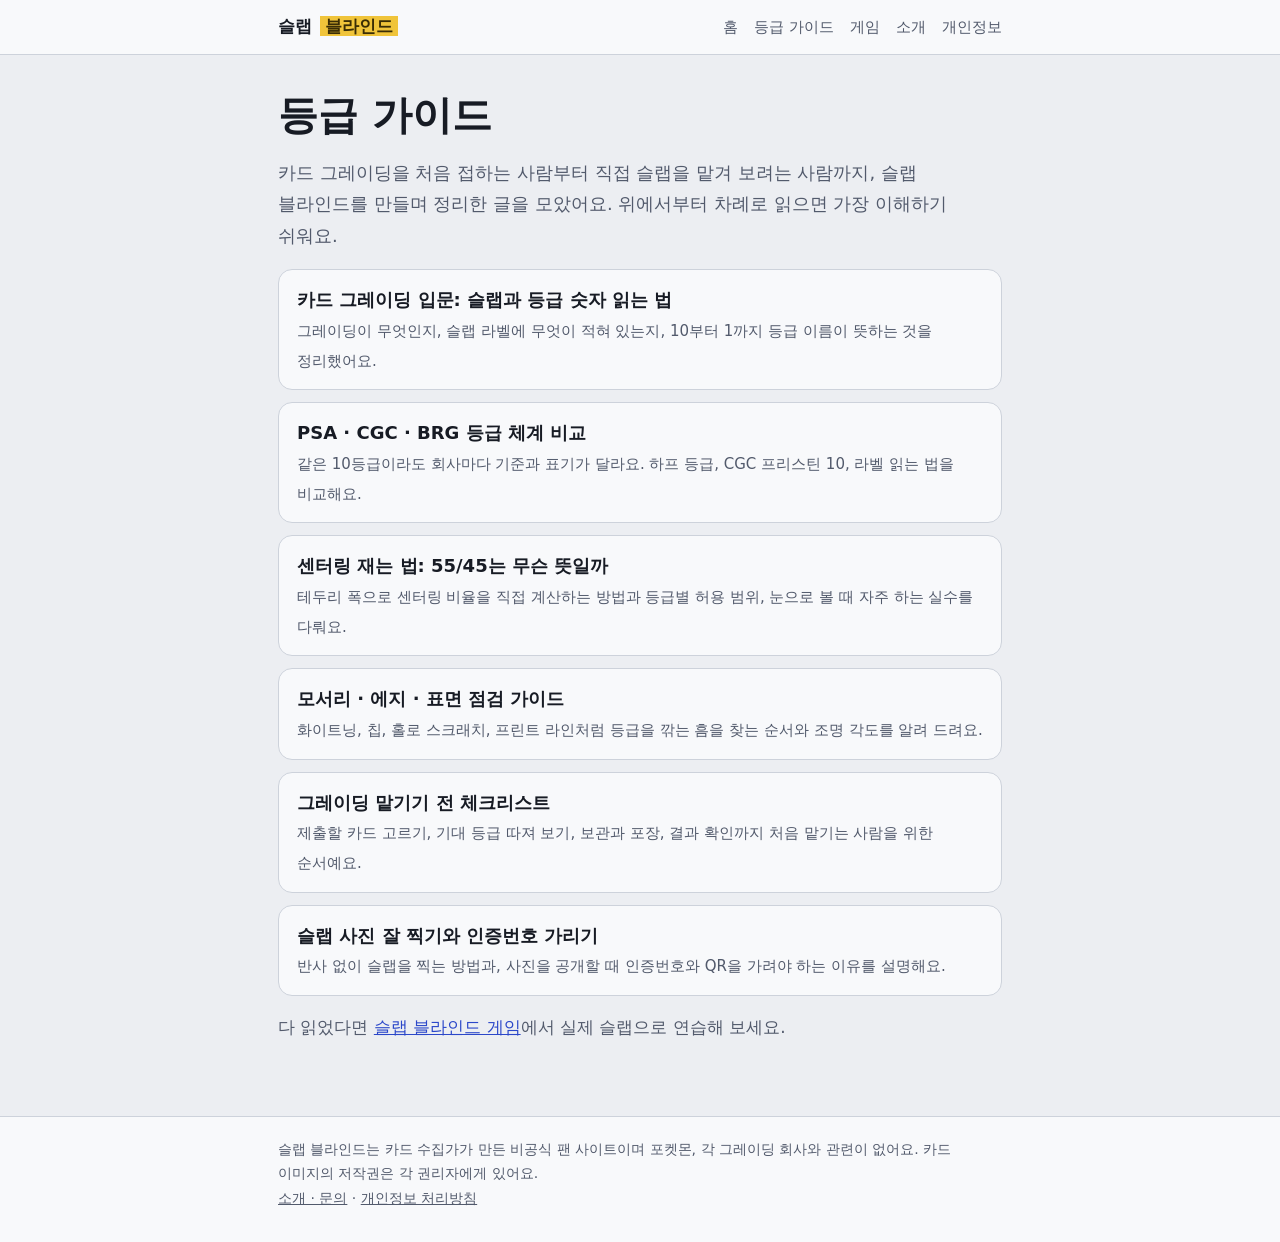
<file: guide/index.html>
<!doctype html>
<html lang="ko">
<head>
<meta charset="utf-8">
<meta name="viewport" content="width=device-width,initial-scale=1">
<script async src="https://pagead2.googlesyndication.com/pagead/js/adsbygoogle.js?client=ca-pub-1306271139892045"
     crossorigin="anonymous"></script>
<title>등급 가이드 · 슬랩 블라인드</title>
<meta name="description" content="카드 그레이딩 기초, PSA·CGC·BRG 비교, 센터링 계산법, 상태 점검법, 제출 체크리스트를 모은 가이드.">
<link rel="canonical" href="https://challengeletgo.github.io/guide/">
<meta property="og:title" content="등급 가이드 · 슬랩 블라인드">
<meta property="og:description" content="카드 그레이딩 기초, PSA·CGC·BRG 비교, 센터링 계산법, 상태 점검법, 제출 체크리스트를 모은 가이드.">
<meta property="og:image" content="https://challengeletgo.github.io/slab-blind/slab-blind/og.jpg">
<link rel="stylesheet" href="/style.css">
</head>
<body>
<header class="top"><div class="in"><a class="logo" href="/">슬랩 <span>블라인드</span></a><nav><a href="/">홈</a><a href="/guide/">등급 가이드</a><a href="/slab-blind/">게임</a><a href="/about.html">소개</a><a href="/privacy.html">개인정보</a></nav></div></header>
<main>
<h1>등급 가이드</h1>
<p class="lead">카드 그레이딩을 처음 접하는 사람부터 직접 슬랩을 맡겨 보려는 사람까지, 슬랩 블라인드를 만들며 정리한 글을 모았어요. 위에서부터 차례로 읽으면 가장 이해하기 쉬워요.</p>
<ul class="cards"><li><a href="/guide/grading-basics.html"><b>카드 그레이딩 입문: 슬랩과 등급 숫자 읽는 법</b><span>그레이딩이 무엇인지, 슬랩 라벨에 무엇이 적혀 있는지, 10부터 1까지 등급 이름이 뜻하는 것을 정리했어요.</span></a></li><li><a href="/guide/psa-cgc-brg.html"><b>PSA · CGC · BRG 등급 체계 비교</b><span>같은 10등급이라도 회사마다 기준과 표기가 달라요. 하프 등급, CGC 프리스틴 10, 라벨 읽는 법을 비교해요.</span></a></li><li><a href="/guide/centering.html"><b>센터링 재는 법: 55/45는 무슨 뜻일까</b><span>테두리 폭으로 센터링 비율을 직접 계산하는 방법과 등급별 허용 범위, 눈으로 볼 때 자주 하는 실수를 다뤄요.</span></a></li><li><a href="/guide/corners-edges-surface.html"><b>모서리 · 에지 · 표면 점검 가이드</b><span>화이트닝, 칩, 홀로 스크래치, 프린트 라인처럼 등급을 깎는 흠을 찾는 순서와 조명 각도를 알려 드려요.</span></a></li><li><a href="/guide/before-submitting.html"><b>그레이딩 맡기기 전 체크리스트</b><span>제출할 카드 고르기, 기대 등급 따져 보기, 보관과 포장, 결과 확인까지 처음 맡기는 사람을 위한 순서예요.</span></a></li><li><a href="/guide/slab-photo.html"><b>슬랩 사진 잘 찍기와 인증번호 가리기</b><span>반사 없이 슬랩을 찍는 방법과, 사진을 공개할 때 인증번호와 QR을 가려야 하는 이유를 설명해요.</span></a></li></ul>
<p>다 읽었다면 <a href="/slab-blind/">슬랩 블라인드 게임</a>에서 실제 슬랩으로 연습해 보세요.</p>
</main>
<footer><div class="in">
슬랩 블라인드는 카드 수집가가 만든 비공식 팬 사이트이며 포켓몬, 각 그레이딩 회사와 관련이 없어요. 카드 이미지의 저작권은 각 권리자에게 있어요.<br>
<a href="/about.html">소개 · 문의</a> · <a href="/privacy.html">개인정보 처리방침</a>
</div></footer>
</body>
</html>
</file>
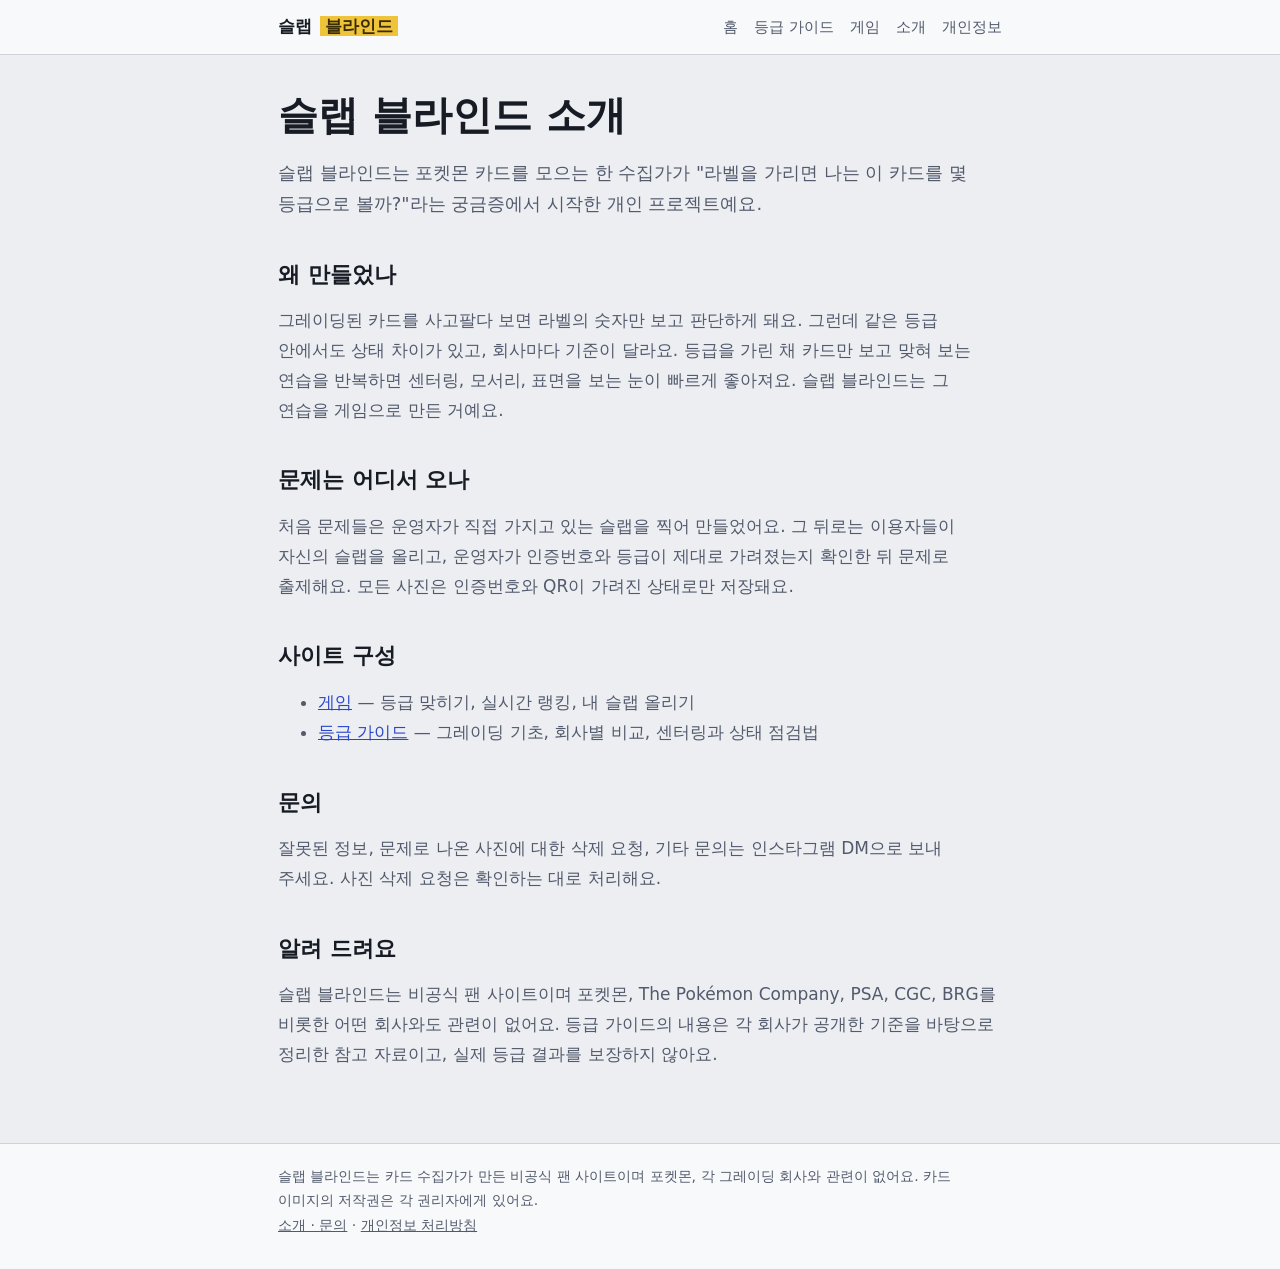
<file: about.html>
<!doctype html>
<html lang="ko">
<head>
<meta charset="utf-8">
<meta name="viewport" content="width=device-width,initial-scale=1">
<script async src="https://pagead2.googlesyndication.com/pagead/js/adsbygoogle.js?client=ca-pub-1306271139892045"
     crossorigin="anonymous"></script>
<title>소개 · 슬랩 블라인드</title>
<meta name="description" content="슬랩 블라인드를 만든 이유와 문제 출제 방식, 문의 방법.">
<link rel="canonical" href="https://challengeletgo.github.io/about.html">
<meta property="og:title" content="소개 · 슬랩 블라인드">
<meta property="og:description" content="슬랩 블라인드를 만든 이유와 문제 출제 방식, 문의 방법.">
<meta property="og:image" content="https://challengeletgo.github.io/slab-blind/slab-blind/og.jpg">
<link rel="stylesheet" href="/style.css">
</head>
<body>
<header class="top"><div class="in"><a class="logo" href="/">슬랩 <span>블라인드</span></a><nav><a href="/">홈</a><a href="/guide/">등급 가이드</a><a href="/slab-blind/">게임</a><a href="/about.html">소개</a><a href="/privacy.html">개인정보</a></nav></div></header>
<main>
<h1>슬랩 블라인드 소개</h1>
<p class="lead">슬랩 블라인드는 포켓몬 카드를 모으는 한 수집가가 "라벨을 가리면 나는 이 카드를 몇 등급으로 볼까?"라는 궁금증에서 시작한 개인 프로젝트예요.</p>

<h2>왜 만들었나</h2>
<p>그레이딩된 카드를 사고팔다 보면 라벨의 숫자만 보고 판단하게 돼요. 그런데 같은 등급 안에서도 상태 차이가 있고, 회사마다 기준이 달라요. 등급을 가린 채 카드만 보고 맞혀 보는 연습을 반복하면 센터링, 모서리, 표면을 보는 눈이 빠르게 좋아져요. 슬랩 블라인드는 그 연습을 게임으로 만든 거예요.</p>

<h2>문제는 어디서 오나</h2>
<p>처음 문제들은 운영자가 직접 가지고 있는 슬랩을 찍어 만들었어요. 그 뒤로는 이용자들이 자신의 슬랩을 올리고, 운영자가 인증번호와 등급이 제대로 가려졌는지 확인한 뒤 문제로 출제해요. 모든 사진은 인증번호와 QR이 가려진 상태로만 저장돼요.</p>

<h2>사이트 구성</h2>
<ul>
<li><a href="/slab-blind/">게임</a> — 등급 맞히기, 실시간 랭킹, 내 슬랩 올리기</li>
<li><a href="/guide/">등급 가이드</a> — 그레이딩 기초, 회사별 비교, 센터링과 상태 점검법</li>
</ul>

<h2>문의</h2>
<p>잘못된 정보, 문제로 나온 사진에 대한 삭제 요청, 기타 문의는 인스타그램 DM으로 보내 주세요. 사진 삭제 요청은 확인하는 대로 처리해요.</p>

<h2>알려 드려요</h2>
<p>슬랩 블라인드는 비공식 팬 사이트이며 포켓몬, The Pokémon Company, PSA, CGC, BRG를 비롯한 어떤 회사와도 관련이 없어요. 등급 가이드의 내용은 각 회사가 공개한 기준을 바탕으로 정리한 참고 자료이고, 실제 등급 결과를 보장하지 않아요.</p>
</main>
<footer><div class="in">
슬랩 블라인드는 카드 수집가가 만든 비공식 팬 사이트이며 포켓몬, 각 그레이딩 회사와 관련이 없어요. 카드 이미지의 저작권은 각 권리자에게 있어요.<br>
<a href="/about.html">소개 · 문의</a> · <a href="/privacy.html">개인정보 처리방침</a>
</div></footer>
</body>
</html>
</file>
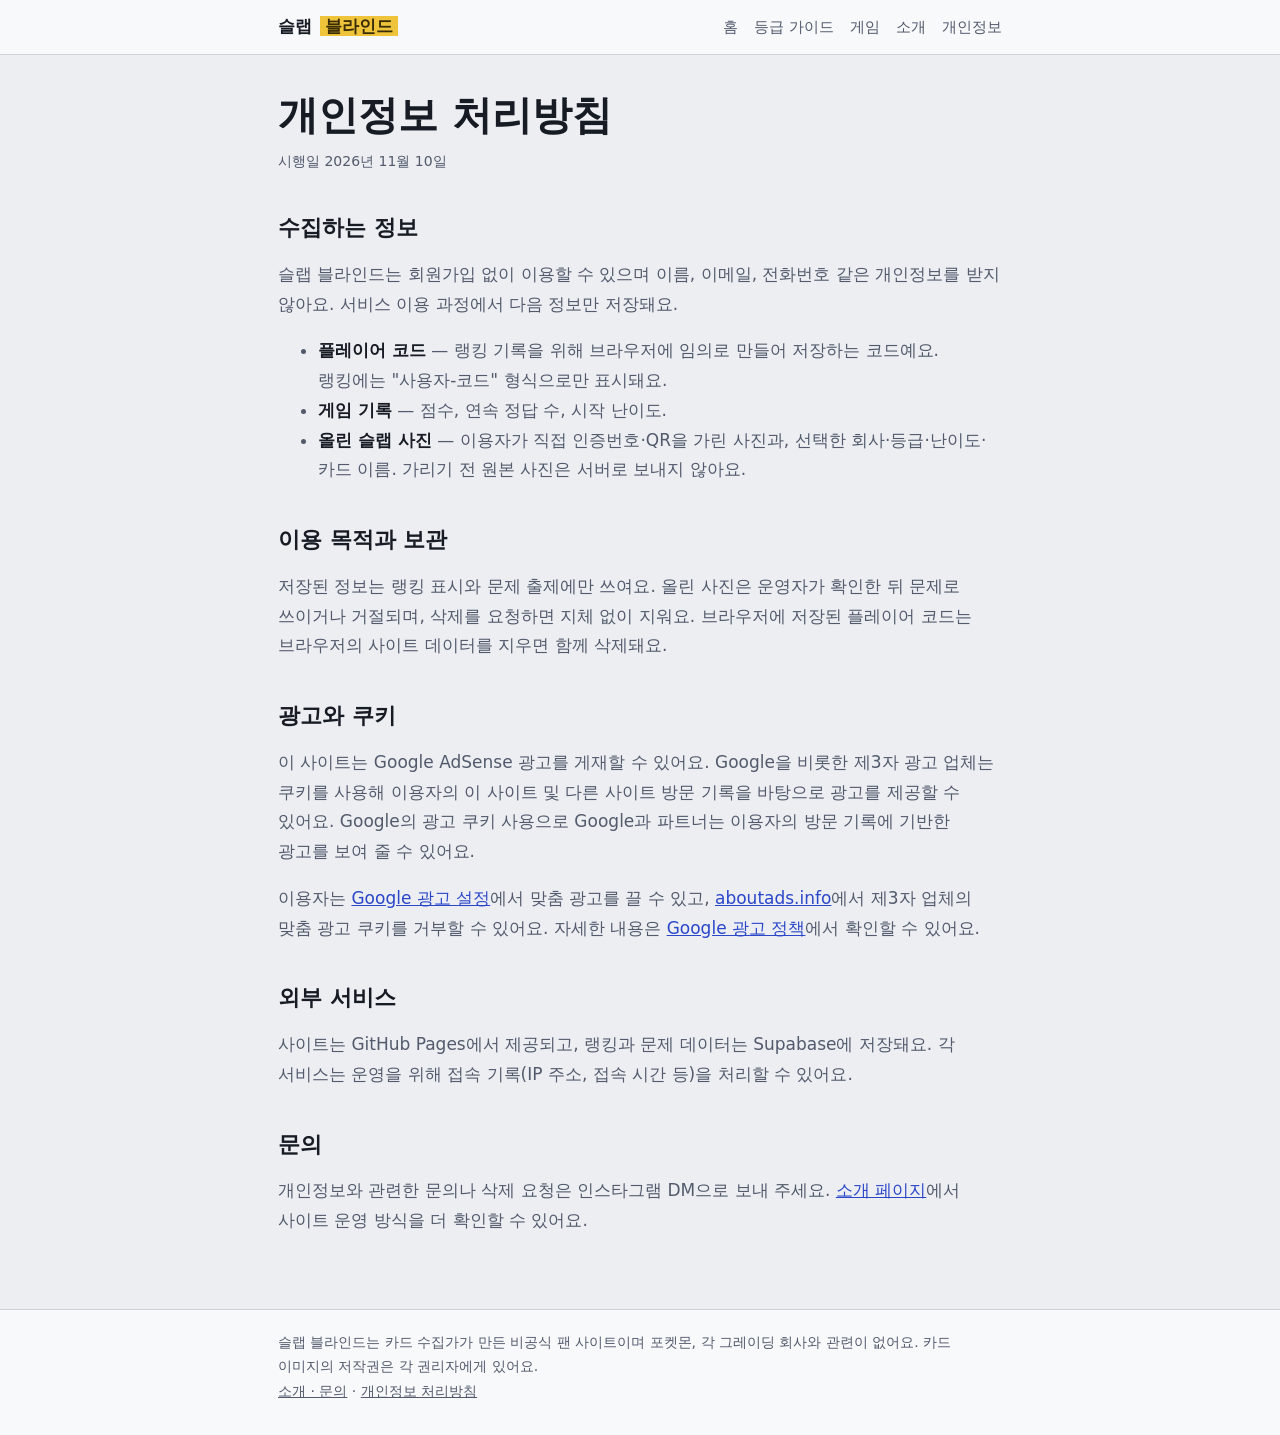
<file: privacy.html>
<!doctype html>
<html lang="ko">
<head>
<meta charset="utf-8">
<meta name="viewport" content="width=device-width,initial-scale=1">
<script async src="https://pagead2.googlesyndication.com/pagead/js/adsbygoogle.js?client=ca-pub-1306271139892045"
     crossorigin="anonymous"></script>
<title>개인정보 처리방침 · 슬랩 블라인드</title>
<meta name="description" content="슬랩 블라인드가 저장하는 정보와 광고 쿠키에 대한 안내.">
<link rel="canonical" href="https://challengeletgo.github.io/privacy.html">
<meta property="og:title" content="개인정보 처리방침 · 슬랩 블라인드">
<meta property="og:description" content="슬랩 블라인드가 저장하는 정보와 광고 쿠키에 대한 안내.">
<meta property="og:image" content="https://challengeletgo.github.io/slab-blind/slab-blind/og.jpg">
<link rel="stylesheet" href="/style.css">
</head>
<body>
<header class="top"><div class="in"><a class="logo" href="/">슬랩 <span>블라인드</span></a><nav><a href="/">홈</a><a href="/guide/">등급 가이드</a><a href="/slab-blind/">게임</a><a href="/about.html">소개</a><a href="/privacy.html">개인정보</a></nav></div></header>
<main>
<h1>개인정보 처리방침</h1>
<p class="meta">시행일 2026년 11월 10일</p>

<h2>수집하는 정보</h2>
<p>슬랩 블라인드는 회원가입 없이 이용할 수 있으며 이름, 이메일, 전화번호 같은 개인정보를 받지 않아요. 서비스 이용 과정에서 다음 정보만 저장돼요.</p>
<ul>
<li><strong>플레이어 코드</strong> — 랭킹 기록을 위해 브라우저에 임의로 만들어 저장하는 코드예요. 랭킹에는 "사용자-코드" 형식으로만 표시돼요.</li>
<li><strong>게임 기록</strong> — 점수, 연속 정답 수, 시작 난이도.</li>
<li><strong>올린 슬랩 사진</strong> — 이용자가 직접 인증번호·QR을 가린 사진과, 선택한 회사·등급·난이도·카드 이름. 가리기 전 원본 사진은 서버로 보내지 않아요.</li>
</ul>

<h2>이용 목적과 보관</h2>
<p>저장된 정보는 랭킹 표시와 문제 출제에만 쓰여요. 올린 사진은 운영자가 확인한 뒤 문제로 쓰이거나 거절되며, 삭제를 요청하면 지체 없이 지워요. 브라우저에 저장된 플레이어 코드는 브라우저의 사이트 데이터를 지우면 함께 삭제돼요.</p>

<h2>광고와 쿠키</h2>
<p>이 사이트는 Google AdSense 광고를 게재할 수 있어요. Google을 비롯한 제3자 광고 업체는 쿠키를 사용해 이용자의 이 사이트 및 다른 사이트 방문 기록을 바탕으로 광고를 제공할 수 있어요. Google의 광고 쿠키 사용으로 Google과 파트너는 이용자의 방문 기록에 기반한 광고를 보여 줄 수 있어요.</p>
<p>이용자는 <a href="https://adssettings.google.com" rel="noopener">Google 광고 설정</a>에서 맞춤 광고를 끌 수 있고, <a href="https://www.aboutads.info" rel="noopener">aboutads.info</a>에서 제3자 업체의 맞춤 광고 쿠키를 거부할 수 있어요. 자세한 내용은 <a href="https://policies.google.com/technologies/ads?hl=ko" rel="noopener">Google 광고 정책</a>에서 확인할 수 있어요.</p>

<h2>외부 서비스</h2>
<p>사이트는 GitHub Pages에서 제공되고, 랭킹과 문제 데이터는 Supabase에 저장돼요. 각 서비스는 운영을 위해 접속 기록(IP 주소, 접속 시간 등)을 처리할 수 있어요.</p>

<h2>문의</h2>
<p>개인정보와 관련한 문의나 삭제 요청은 인스타그램 DM으로 보내 주세요. <a href="/about.html">소개 페이지</a>에서 사이트 운영 방식을 더 확인할 수 있어요.</p>
</main>
<footer><div class="in">
슬랩 블라인드는 카드 수집가가 만든 비공식 팬 사이트이며 포켓몬, 각 그레이딩 회사와 관련이 없어요. 카드 이미지의 저작권은 각 권리자에게 있어요.<br>
<a href="/about.html">소개 · 문의</a> · <a href="/privacy.html">개인정보 처리방침</a>
</div></footer>
</body>
</html>
</file>
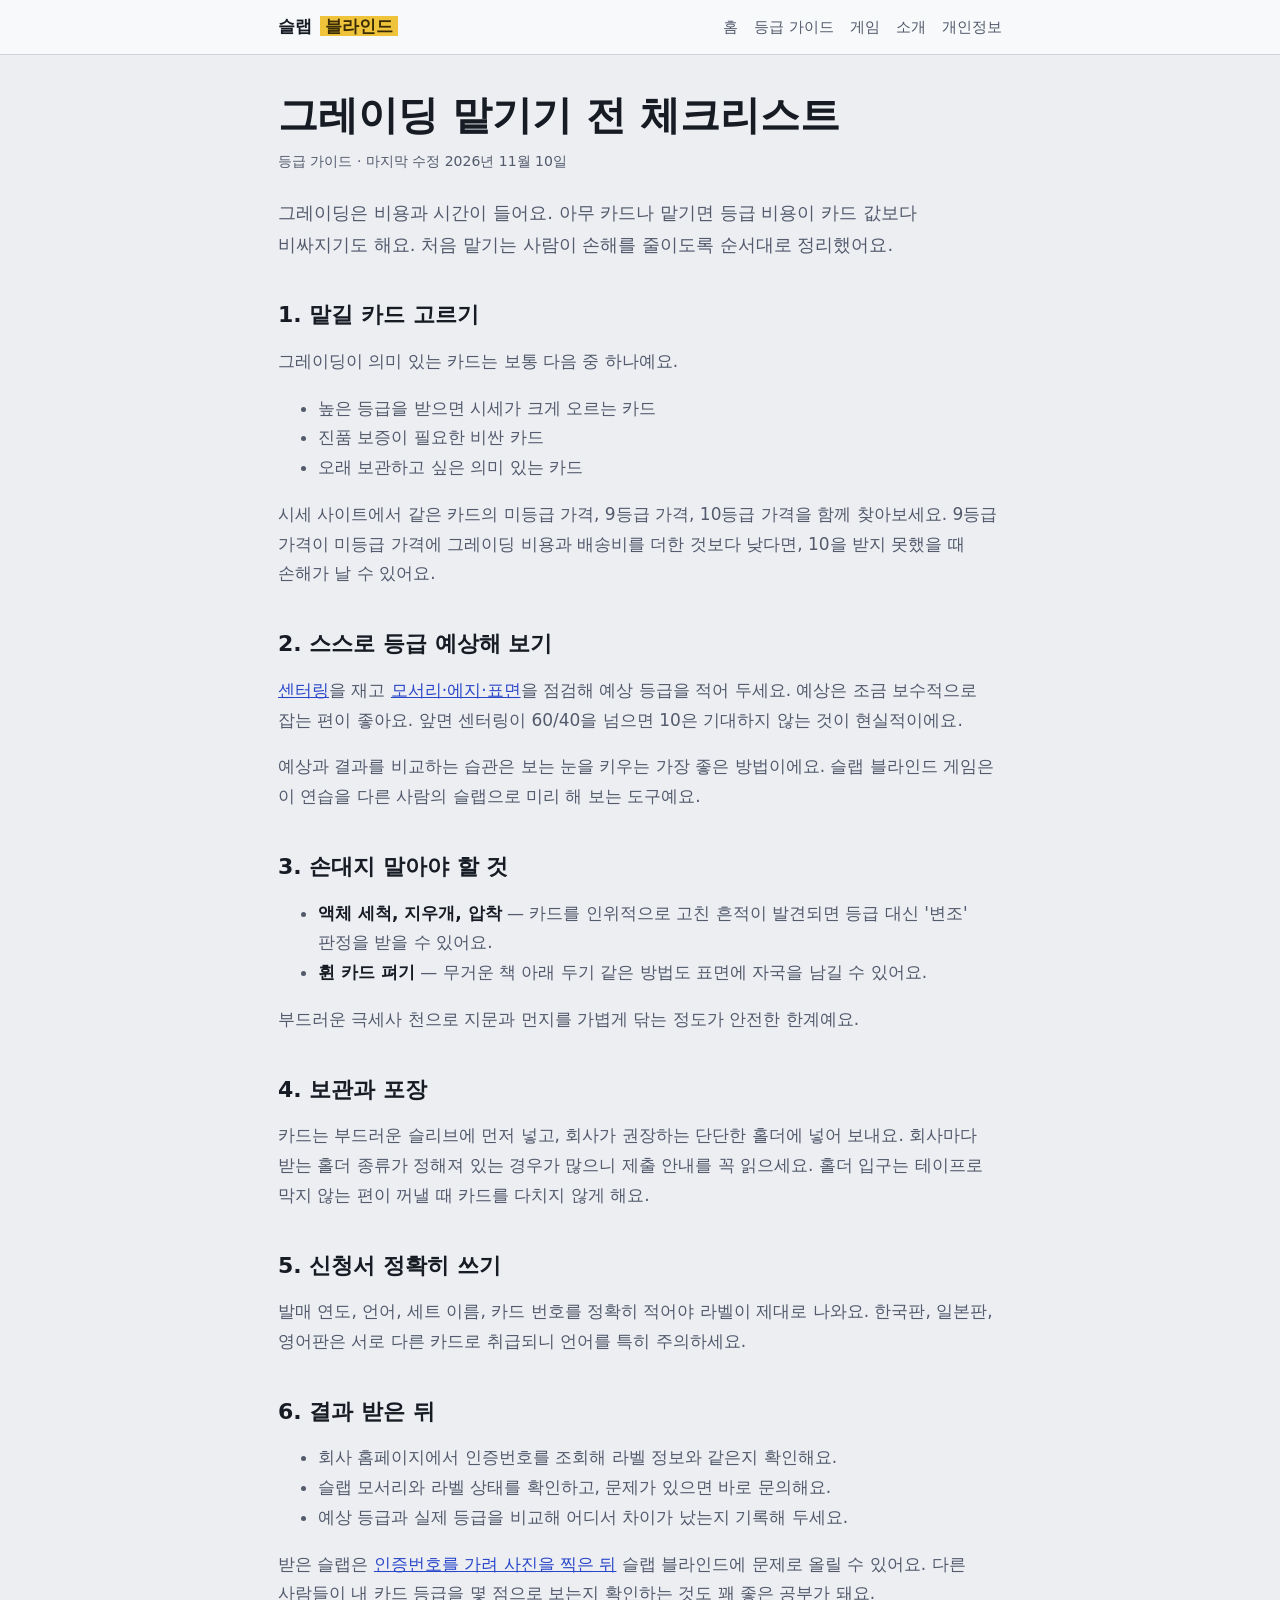
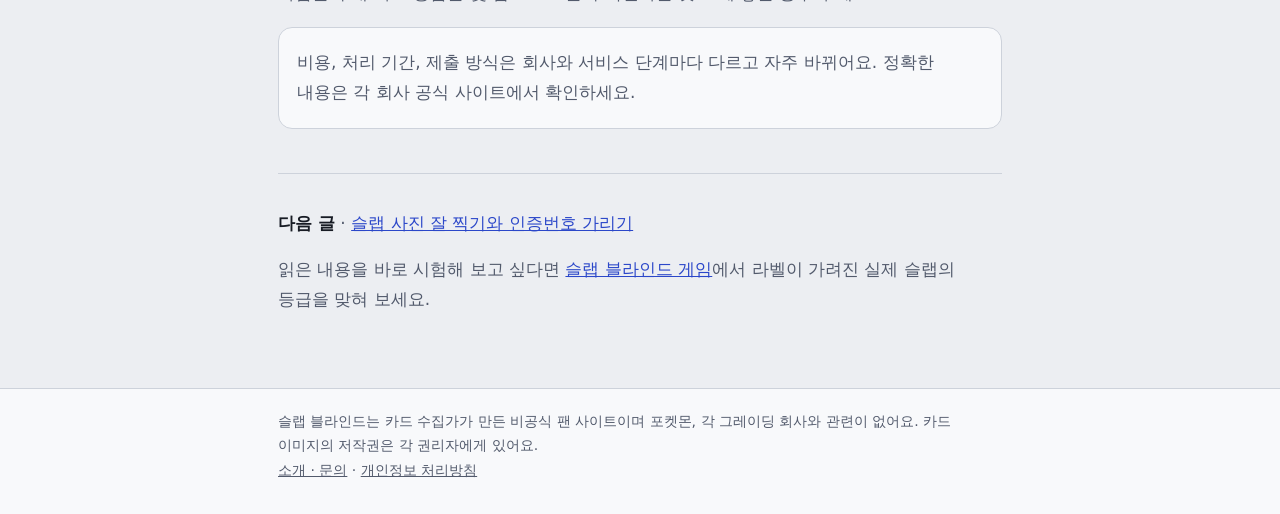
<file: guide/before-submitting.html>
<!doctype html>
<html lang="ko">
<head>
<meta charset="utf-8">
<meta name="viewport" content="width=device-width,initial-scale=1">
<script async src="https://pagead2.googlesyndication.com/pagead/js/adsbygoogle.js?client=ca-pub-1306271139892045"
     crossorigin="anonymous"></script>
<title>그레이딩 맡기기 전 체크리스트 · 슬랩 블라인드</title>
<meta name="description" content="제출할 카드 고르기, 기대 등급 따져 보기, 보관과 포장, 결과 확인까지 처음 맡기는 사람을 위한 순서예요.">
<link rel="canonical" href="https://challengeletgo.github.io/guide/before-submitting.html">
<meta property="og:title" content="그레이딩 맡기기 전 체크리스트">
<meta property="og:description" content="제출할 카드 고르기, 기대 등급 따져 보기, 보관과 포장, 결과 확인까지 처음 맡기는 사람을 위한 순서예요.">
<meta property="og:image" content="https://challengeletgo.github.io/slab-blind/slab-blind/og.jpg">
<link rel="stylesheet" href="/style.css">
</head>
<body>
<header class="top"><div class="in"><a class="logo" href="/">슬랩 <span>블라인드</span></a><nav><a href="/">홈</a><a href="/guide/">등급 가이드</a><a href="/slab-blind/">게임</a><a href="/about.html">소개</a><a href="/privacy.html">개인정보</a></nav></div></header>
<main>
<h1>그레이딩 맡기기 전 체크리스트</h1>
<p class="meta">등급 가이드 · 마지막 수정 2026년 11월 10일</p>
<p class="lead">그레이딩은 비용과 시간이 들어요. 아무 카드나 맡기면 등급 비용이 카드 값보다 비싸지기도 해요. 처음 맡기는 사람이 손해를 줄이도록 순서대로 정리했어요.</p>

<h2>1. 맡길 카드 고르기</h2>
<p>그레이딩이 의미 있는 카드는 보통 다음 중 하나예요.</p>
<ul>
<li>높은 등급을 받으면 시세가 크게 오르는 카드</li>
<li>진품 보증이 필요한 비싼 카드</li>
<li>오래 보관하고 싶은 의미 있는 카드</li>
</ul>
<p>시세 사이트에서 같은 카드의 미등급 가격, 9등급 가격, 10등급 가격을 함께 찾아보세요. 9등급 가격이 미등급 가격에 그레이딩 비용과 배송비를 더한 것보다 낮다면, 10을 받지 못했을 때 손해가 날 수 있어요.</p>

<h2>2. 스스로 등급 예상해 보기</h2>
<p><a href="/guide/centering.html">센터링</a>을 재고 <a href="/guide/corners-edges-surface.html">모서리·에지·표면</a>을 점검해 예상 등급을 적어 두세요. 예상은 조금 보수적으로 잡는 편이 좋아요. 앞면 센터링이 60/40을 넘으면 10은 기대하지 않는 것이 현실적이에요.</p>
<p>예상과 결과를 비교하는 습관은 보는 눈을 키우는 가장 좋은 방법이에요. 슬랩 블라인드 게임은 이 연습을 다른 사람의 슬랩으로 미리 해 보는 도구예요.</p>

<h2>3. 손대지 말아야 할 것</h2>
<ul>
<li><strong>액체 세척, 지우개, 압착</strong> — 카드를 인위적으로 고친 흔적이 발견되면 등급 대신 '변조' 판정을 받을 수 있어요.</li>
<li><strong>휜 카드 펴기</strong> — 무거운 책 아래 두기 같은 방법도 표면에 자국을 남길 수 있어요.</li>
</ul>
<p>부드러운 극세사 천으로 지문과 먼지를 가볍게 닦는 정도가 안전한 한계예요.</p>

<h2>4. 보관과 포장</h2>
<p>카드는 부드러운 슬리브에 먼저 넣고, 회사가 권장하는 단단한 홀더에 넣어 보내요. 회사마다 받는 홀더 종류가 정해져 있는 경우가 많으니 제출 안내를 꼭 읽으세요. 홀더 입구는 테이프로 막지 않는 편이 꺼낼 때 카드를 다치지 않게 해요.</p>

<h2>5. 신청서 정확히 쓰기</h2>
<p>발매 연도, 언어, 세트 이름, 카드 번호를 정확히 적어야 라벨이 제대로 나와요. 한국판, 일본판, 영어판은 서로 다른 카드로 취급되니 언어를 특히 주의하세요.</p>

<h2>6. 결과 받은 뒤</h2>
<ul>
<li>회사 홈페이지에서 인증번호를 조회해 라벨 정보와 같은지 확인해요.</li>
<li>슬랩 모서리와 라벨 상태를 확인하고, 문제가 있으면 바로 문의해요.</li>
<li>예상 등급과 실제 등급을 비교해 어디서 차이가 났는지 기록해 두세요.</li>
</ul>
<p>받은 슬랩은 <a href="/guide/slab-photo.html">인증번호를 가려 사진을 찍은 뒤</a> 슬랩 블라인드에 문제로 올릴 수 있어요. 다른 사람들이 내 카드 등급을 몇 점으로 보는지 확인하는 것도 꽤 좋은 공부가 돼요.</p>

<div class="box"><p>비용, 처리 기간, 제출 방식은 회사와 서비스 단계마다 다르고 자주 바뀌어요. 정확한 내용은 각 회사 공식 사이트에서 확인하세요.</p></div>
<div class="next">
<p><strong>다음 글</strong> · <a href="/guide/slab-photo.html">슬랩 사진 잘 찍기와 인증번호 가리기</a></p>
<p>읽은 내용을 바로 시험해 보고 싶다면 <a href="/slab-blind/">슬랩 블라인드 게임</a>에서 라벨이 가려진 실제 슬랩의 등급을 맞혀 보세요.</p>
</div>
</main>
<footer><div class="in">
슬랩 블라인드는 카드 수집가가 만든 비공식 팬 사이트이며 포켓몬, 각 그레이딩 회사와 관련이 없어요. 카드 이미지의 저작권은 각 권리자에게 있어요.<br>
<a href="/about.html">소개 · 문의</a> · <a href="/privacy.html">개인정보 처리방침</a>
</div></footer>
</body>
</html>
</file>
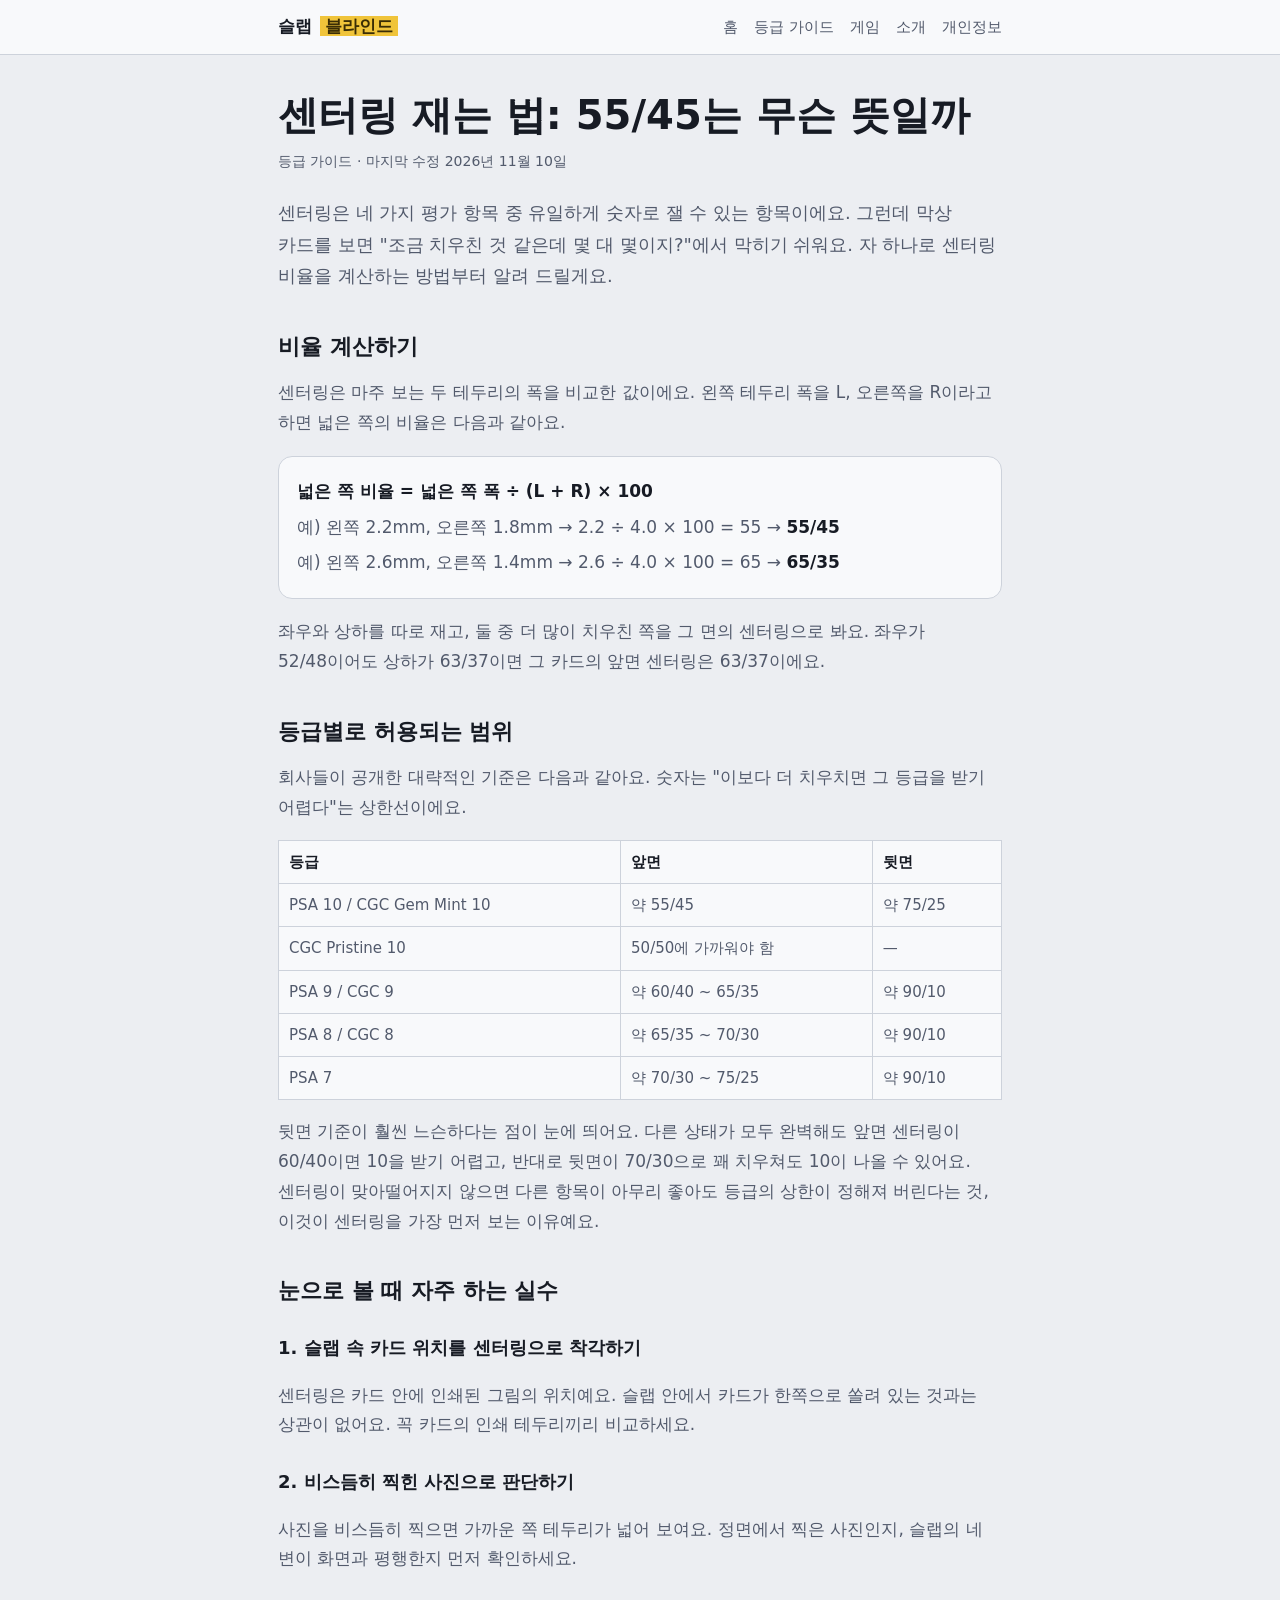
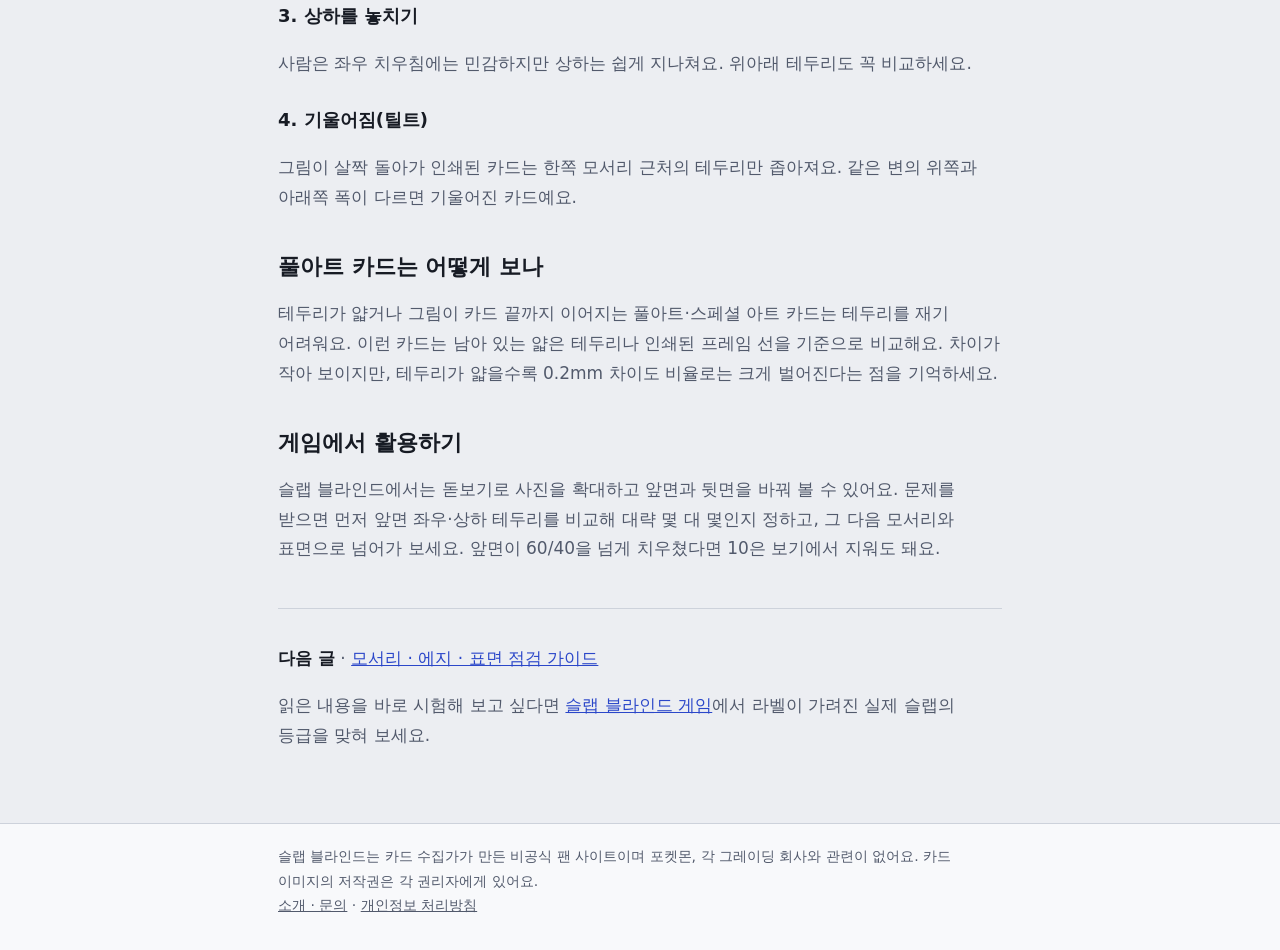
<file: guide/centering.html>
<!doctype html>
<html lang="ko">
<head>
<meta charset="utf-8">
<meta name="viewport" content="width=device-width,initial-scale=1">
<script async src="https://pagead2.googlesyndication.com/pagead/js/adsbygoogle.js?client=ca-pub-1306271139892045"
     crossorigin="anonymous"></script>
<title>센터링 재는 법: 55/45는 무슨 뜻일까 · 슬랩 블라인드</title>
<meta name="description" content="테두리 폭으로 센터링 비율을 직접 계산하는 방법과 등급별 허용 범위, 눈으로 볼 때 자주 하는 실수를 다뤄요.">
<link rel="canonical" href="https://challengeletgo.github.io/guide/centering.html">
<meta property="og:title" content="센터링 재는 법: 55/45는 무슨 뜻일까">
<meta property="og:description" content="테두리 폭으로 센터링 비율을 직접 계산하는 방법과 등급별 허용 범위, 눈으로 볼 때 자주 하는 실수를 다뤄요.">
<meta property="og:image" content="https://challengeletgo.github.io/slab-blind/slab-blind/og.jpg">
<link rel="stylesheet" href="/style.css">
</head>
<body>
<header class="top"><div class="in"><a class="logo" href="/">슬랩 <span>블라인드</span></a><nav><a href="/">홈</a><a href="/guide/">등급 가이드</a><a href="/slab-blind/">게임</a><a href="/about.html">소개</a><a href="/privacy.html">개인정보</a></nav></div></header>
<main>
<h1>센터링 재는 법: 55/45는 무슨 뜻일까</h1>
<p class="meta">등급 가이드 · 마지막 수정 2026년 11월 10일</p>
<p class="lead">센터링은 네 가지 평가 항목 중 유일하게 숫자로 잴 수 있는 항목이에요. 그런데 막상 카드를 보면 "조금 치우친 것 같은데 몇 대 몇이지?"에서 막히기 쉬워요. 자 하나로 센터링 비율을 계산하는 방법부터 알려 드릴게요.</p>

<h2>비율 계산하기</h2>
<p>센터링은 마주 보는 두 테두리의 폭을 비교한 값이에요. 왼쪽 테두리 폭을 L, 오른쪽을 R이라고 하면 넓은 쪽의 비율은 다음과 같아요.</p>
<div class="box"><p><strong>넓은 쪽 비율 = 넓은 쪽 폭 ÷ (L + R) × 100</strong></p>
<p>예) 왼쪽 2.2mm, 오른쪽 1.8mm → 2.2 ÷ 4.0 × 100 = 55 → <strong>55/45</strong></p>
<p>예) 왼쪽 2.6mm, 오른쪽 1.4mm → 2.6 ÷ 4.0 × 100 = 65 → <strong>65/35</strong></p></div>
<p>좌우와 상하를 따로 재고, 둘 중 더 많이 치우친 쪽을 그 면의 센터링으로 봐요. 좌우가 52/48이어도 상하가 63/37이면 그 카드의 앞면 센터링은 63/37이에요.</p>

<h2>등급별로 허용되는 범위</h2>
<p>회사들이 공개한 대략적인 기준은 다음과 같아요. 숫자는 "이보다 더 치우치면 그 등급을 받기 어렵다"는 상한선이에요.</p>
<div class="tbl"><table>
<tr><th>등급</th><th>앞면</th><th>뒷면</th></tr>
<tr><td>PSA 10 / CGC Gem Mint 10</td><td>약 55/45</td><td>약 75/25</td></tr>
<tr><td>CGC Pristine 10</td><td>50/50에 가까워야 함</td><td>—</td></tr>
<tr><td>PSA 9 / CGC 9</td><td>약 60/40 ~ 65/35</td><td>약 90/10</td></tr>
<tr><td>PSA 8 / CGC 8</td><td>약 65/35 ~ 70/30</td><td>약 90/10</td></tr>
<tr><td>PSA 7</td><td>약 70/30 ~ 75/25</td><td>약 90/10</td></tr>
</table></div>
<p>뒷면 기준이 훨씬 느슨하다는 점이 눈에 띄어요. 다른 상태가 모두 완벽해도 앞면 센터링이 60/40이면 10을 받기 어렵고, 반대로 뒷면이 70/30으로 꽤 치우쳐도 10이 나올 수 있어요. 센터링이 맞아떨어지지 않으면 다른 항목이 아무리 좋아도 등급의 상한이 정해져 버린다는 것, 이것이 센터링을 가장 먼저 보는 이유예요.</p>

<h2>눈으로 볼 때 자주 하는 실수</h2>
<h3>1. 슬랩 속 카드 위치를 센터링으로 착각하기</h3>
<p>센터링은 카드 안에 인쇄된 그림의 위치예요. 슬랩 안에서 카드가 한쪽으로 쏠려 있는 것과는 상관이 없어요. 꼭 카드의 인쇄 테두리끼리 비교하세요.</p>
<h3>2. 비스듬히 찍힌 사진으로 판단하기</h3>
<p>사진을 비스듬히 찍으면 가까운 쪽 테두리가 넓어 보여요. 정면에서 찍은 사진인지, 슬랩의 네 변이 화면과 평행한지 먼저 확인하세요.</p>
<h3>3. 상하를 놓치기</h3>
<p>사람은 좌우 치우침에는 민감하지만 상하는 쉽게 지나쳐요. 위아래 테두리도 꼭 비교하세요.</p>
<h3>4. 기울어짐(틸트)</h3>
<p>그림이 살짝 돌아가 인쇄된 카드는 한쪽 모서리 근처의 테두리만 좁아져요. 같은 변의 위쪽과 아래쪽 폭이 다르면 기울어진 카드예요.</p>

<h2>풀아트 카드는 어떻게 보나</h2>
<p>테두리가 얇거나 그림이 카드 끝까지 이어지는 풀아트·스페셜 아트 카드는 테두리를 재기 어려워요. 이런 카드는 남아 있는 얇은 테두리나 인쇄된 프레임 선을 기준으로 비교해요. 차이가 작아 보이지만, 테두리가 얇을수록 0.2mm 차이도 비율로는 크게 벌어진다는 점을 기억하세요.</p>

<h2>게임에서 활용하기</h2>
<p>슬랩 블라인드에서는 돋보기로 사진을 확대하고 앞면과 뒷면을 바꿔 볼 수 있어요. 문제를 받으면 먼저 앞면 좌우·상하 테두리를 비교해 대략 몇 대 몇인지 정하고, 그 다음 모서리와 표면으로 넘어가 보세요. 앞면이 60/40을 넘게 치우쳤다면 10은 보기에서 지워도 돼요.</p>
<div class="next">
<p><strong>다음 글</strong> · <a href="/guide/corners-edges-surface.html">모서리 · 에지 · 표면 점검 가이드</a></p>
<p>읽은 내용을 바로 시험해 보고 싶다면 <a href="/slab-blind/">슬랩 블라인드 게임</a>에서 라벨이 가려진 실제 슬랩의 등급을 맞혀 보세요.</p>
</div>
</main>
<footer><div class="in">
슬랩 블라인드는 카드 수집가가 만든 비공식 팬 사이트이며 포켓몬, 각 그레이딩 회사와 관련이 없어요. 카드 이미지의 저작권은 각 권리자에게 있어요.<br>
<a href="/about.html">소개 · 문의</a> · <a href="/privacy.html">개인정보 처리방침</a>
</div></footer>
</body>
</html>
</file>
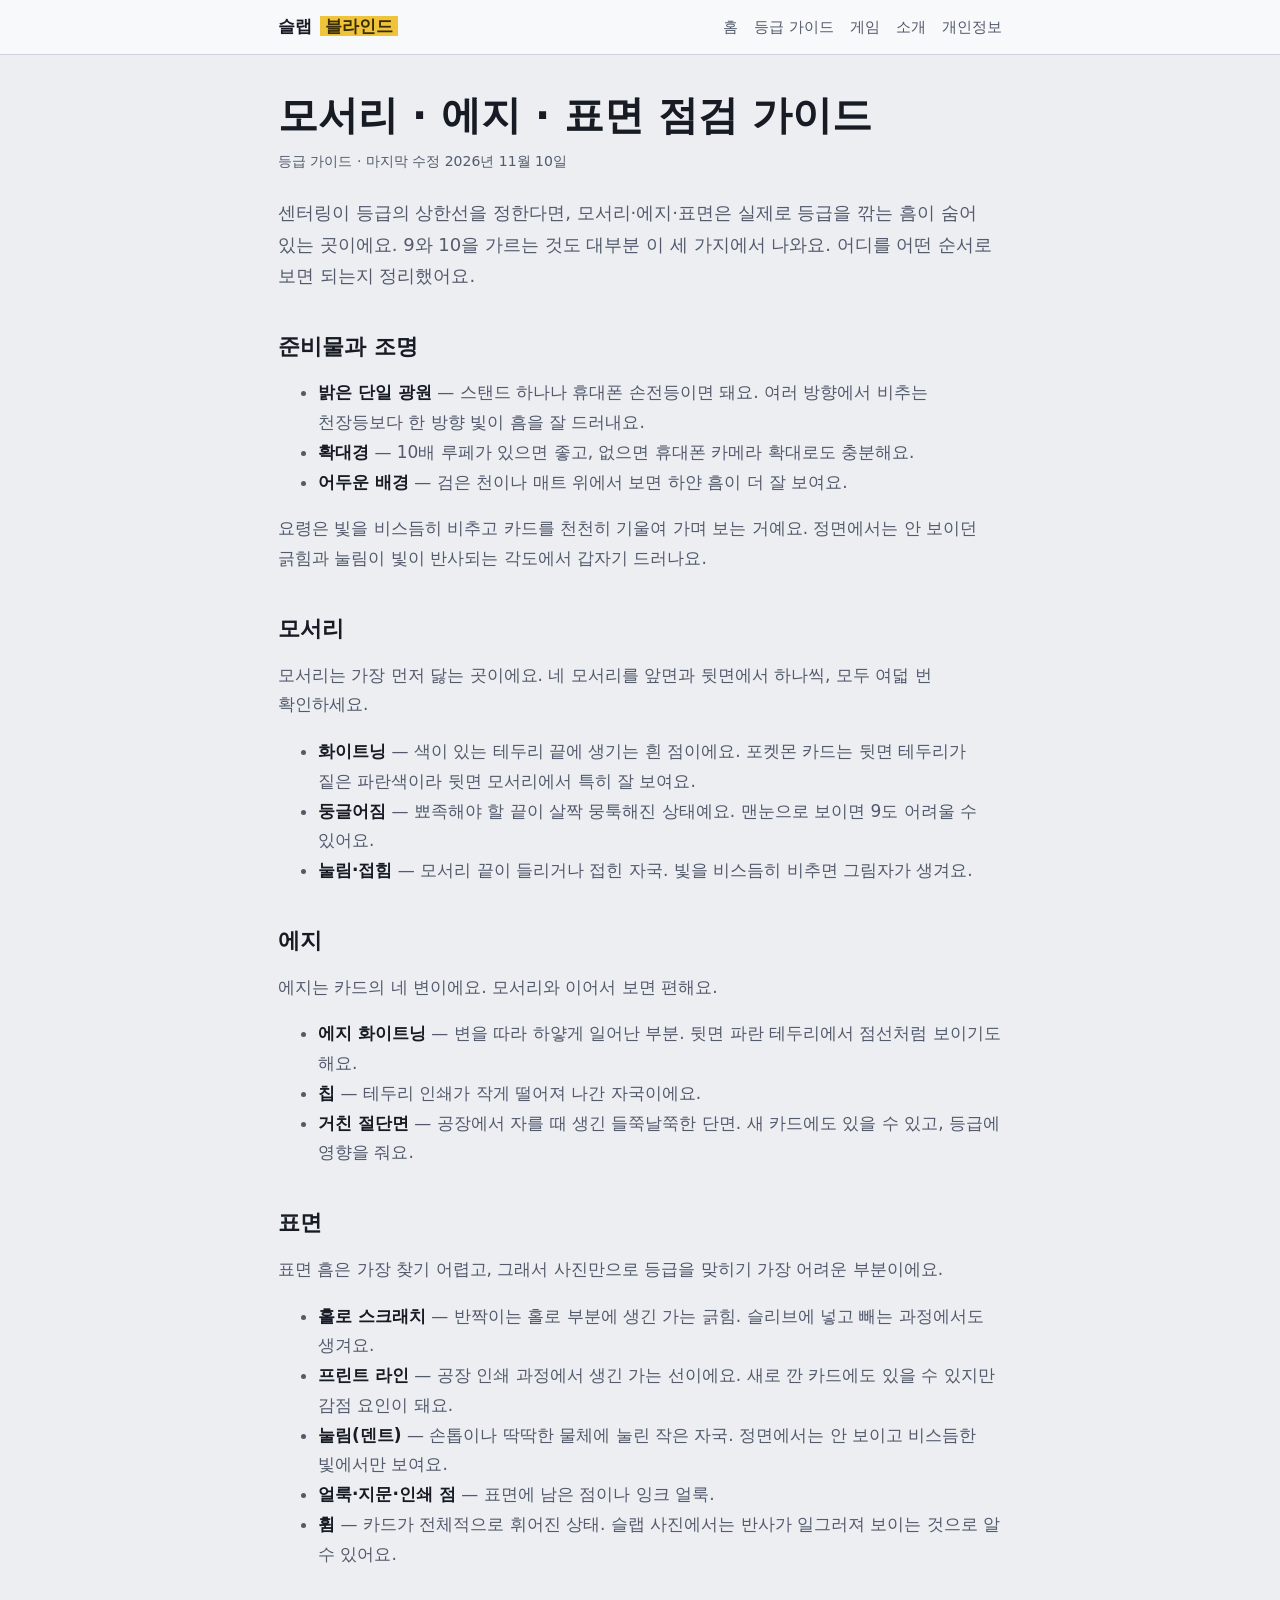
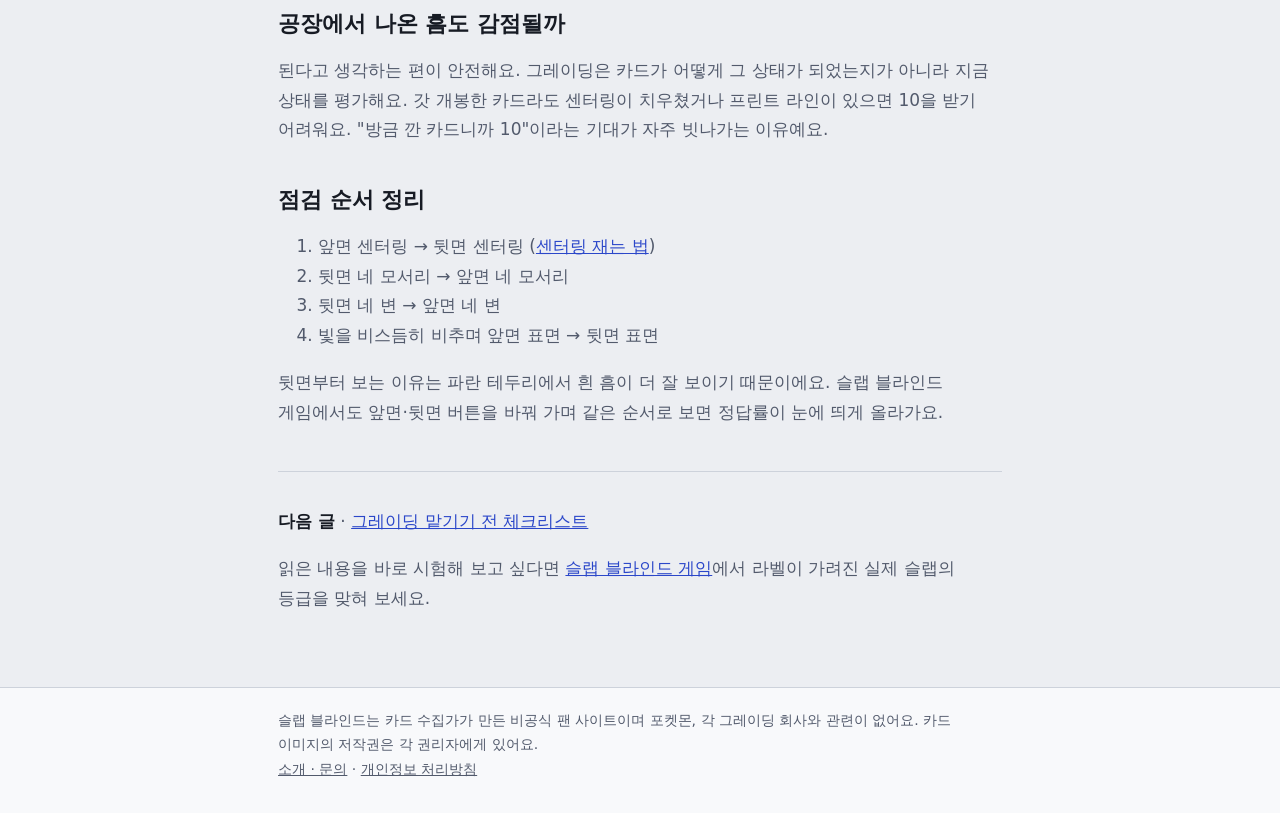
<file: guide/corners-edges-surface.html>
<!doctype html>
<html lang="ko">
<head>
<meta charset="utf-8">
<meta name="viewport" content="width=device-width,initial-scale=1">
<script async src="https://pagead2.googlesyndication.com/pagead/js/adsbygoogle.js?client=ca-pub-1306271139892045"
     crossorigin="anonymous"></script>
<title>모서리 · 에지 · 표면 점검 가이드 · 슬랩 블라인드</title>
<meta name="description" content="화이트닝, 칩, 홀로 스크래치, 프린트 라인처럼 등급을 깎는 흠을 찾는 순서와 조명 각도를 알려 드려요.">
<link rel="canonical" href="https://challengeletgo.github.io/guide/corners-edges-surface.html">
<meta property="og:title" content="모서리 · 에지 · 표면 점검 가이드">
<meta property="og:description" content="화이트닝, 칩, 홀로 스크래치, 프린트 라인처럼 등급을 깎는 흠을 찾는 순서와 조명 각도를 알려 드려요.">
<meta property="og:image" content="https://challengeletgo.github.io/slab-blind/slab-blind/og.jpg">
<link rel="stylesheet" href="/style.css">
</head>
<body>
<header class="top"><div class="in"><a class="logo" href="/">슬랩 <span>블라인드</span></a><nav><a href="/">홈</a><a href="/guide/">등급 가이드</a><a href="/slab-blind/">게임</a><a href="/about.html">소개</a><a href="/privacy.html">개인정보</a></nav></div></header>
<main>
<h1>모서리 · 에지 · 표면 점검 가이드</h1>
<p class="meta">등급 가이드 · 마지막 수정 2026년 11월 10일</p>
<p class="lead">센터링이 등급의 상한선을 정한다면, 모서리·에지·표면은 실제로 등급을 깎는 흠이 숨어 있는 곳이에요. 9와 10을 가르는 것도 대부분 이 세 가지에서 나와요. 어디를 어떤 순서로 보면 되는지 정리했어요.</p>

<h2>준비물과 조명</h2>
<ul>
<li><strong>밝은 단일 광원</strong> — 스탠드 하나나 휴대폰 손전등이면 돼요. 여러 방향에서 비추는 천장등보다 한 방향 빛이 흠을 잘 드러내요.</li>
<li><strong>확대경</strong> — 10배 루페가 있으면 좋고, 없으면 휴대폰 카메라 확대로도 충분해요.</li>
<li><strong>어두운 배경</strong> — 검은 천이나 매트 위에서 보면 하얀 흠이 더 잘 보여요.</li>
</ul>
<p>요령은 빛을 비스듬히 비추고 카드를 천천히 기울여 가며 보는 거예요. 정면에서는 안 보이던 긁힘과 눌림이 빛이 반사되는 각도에서 갑자기 드러나요.</p>

<h2>모서리</h2>
<p>모서리는 가장 먼저 닳는 곳이에요. 네 모서리를 앞면과 뒷면에서 하나씩, 모두 여덟 번 확인하세요.</p>
<ul>
<li><strong>화이트닝</strong> — 색이 있는 테두리 끝에 생기는 흰 점이에요. 포켓몬 카드는 뒷면 테두리가 짙은 파란색이라 뒷면 모서리에서 특히 잘 보여요.</li>
<li><strong>둥글어짐</strong> — 뾰족해야 할 끝이 살짝 뭉툭해진 상태예요. 맨눈으로 보이면 9도 어려울 수 있어요.</li>
<li><strong>눌림·접힘</strong> — 모서리 끝이 들리거나 접힌 자국. 빛을 비스듬히 비추면 그림자가 생겨요.</li>
</ul>

<h2>에지</h2>
<p>에지는 카드의 네 변이에요. 모서리와 이어서 보면 편해요.</p>
<ul>
<li><strong>에지 화이트닝</strong> — 변을 따라 하얗게 일어난 부분. 뒷면 파란 테두리에서 점선처럼 보이기도 해요.</li>
<li><strong>칩</strong> — 테두리 인쇄가 작게 떨어져 나간 자국이에요.</li>
<li><strong>거친 절단면</strong> — 공장에서 자를 때 생긴 들쭉날쭉한 단면. 새 카드에도 있을 수 있고, 등급에 영향을 줘요.</li>
</ul>

<h2>표면</h2>
<p>표면 흠은 가장 찾기 어렵고, 그래서 사진만으로 등급을 맞히기 가장 어려운 부분이에요.</p>
<ul>
<li><strong>홀로 스크래치</strong> — 반짝이는 홀로 부분에 생긴 가는 긁힘. 슬리브에 넣고 빼는 과정에서도 생겨요.</li>
<li><strong>프린트 라인</strong> — 공장 인쇄 과정에서 생긴 가는 선이에요. 새로 깐 카드에도 있을 수 있지만 감점 요인이 돼요.</li>
<li><strong>눌림(덴트)</strong> — 손톱이나 딱딱한 물체에 눌린 작은 자국. 정면에서는 안 보이고 비스듬한 빛에서만 보여요.</li>
<li><strong>얼룩·지문·인쇄 점</strong> — 표면에 남은 점이나 잉크 얼룩.</li>
<li><strong>휨</strong> — 카드가 전체적으로 휘어진 상태. 슬랩 사진에서는 반사가 일그러져 보이는 것으로 알 수 있어요.</li>
</ul>

<h2>공장에서 나온 흠도 감점될까</h2>
<p>된다고 생각하는 편이 안전해요. 그레이딩은 카드가 어떻게 그 상태가 되었는지가 아니라 지금 상태를 평가해요. 갓 개봉한 카드라도 센터링이 치우쳤거나 프린트 라인이 있으면 10을 받기 어려워요. "방금 깐 카드니까 10"이라는 기대가 자주 빗나가는 이유예요.</p>

<h2>점검 순서 정리</h2>
<ol>
<li>앞면 센터링 → 뒷면 센터링 (<a href="/guide/centering.html">센터링 재는 법</a>)</li>
<li>뒷면 네 모서리 → 앞면 네 모서리</li>
<li>뒷면 네 변 → 앞면 네 변</li>
<li>빛을 비스듬히 비추며 앞면 표면 → 뒷면 표면</li>
</ol>
<p>뒷면부터 보는 이유는 파란 테두리에서 흰 흠이 더 잘 보이기 때문이에요. 슬랩 블라인드 게임에서도 앞면·뒷면 버튼을 바꿔 가며 같은 순서로 보면 정답률이 눈에 띄게 올라가요.</p>
<div class="next">
<p><strong>다음 글</strong> · <a href="/guide/before-submitting.html">그레이딩 맡기기 전 체크리스트</a></p>
<p>읽은 내용을 바로 시험해 보고 싶다면 <a href="/slab-blind/">슬랩 블라인드 게임</a>에서 라벨이 가려진 실제 슬랩의 등급을 맞혀 보세요.</p>
</div>
</main>
<footer><div class="in">
슬랩 블라인드는 카드 수집가가 만든 비공식 팬 사이트이며 포켓몬, 각 그레이딩 회사와 관련이 없어요. 카드 이미지의 저작권은 각 권리자에게 있어요.<br>
<a href="/about.html">소개 · 문의</a> · <a href="/privacy.html">개인정보 처리방침</a>
</div></footer>
</body>
</html>
</file>
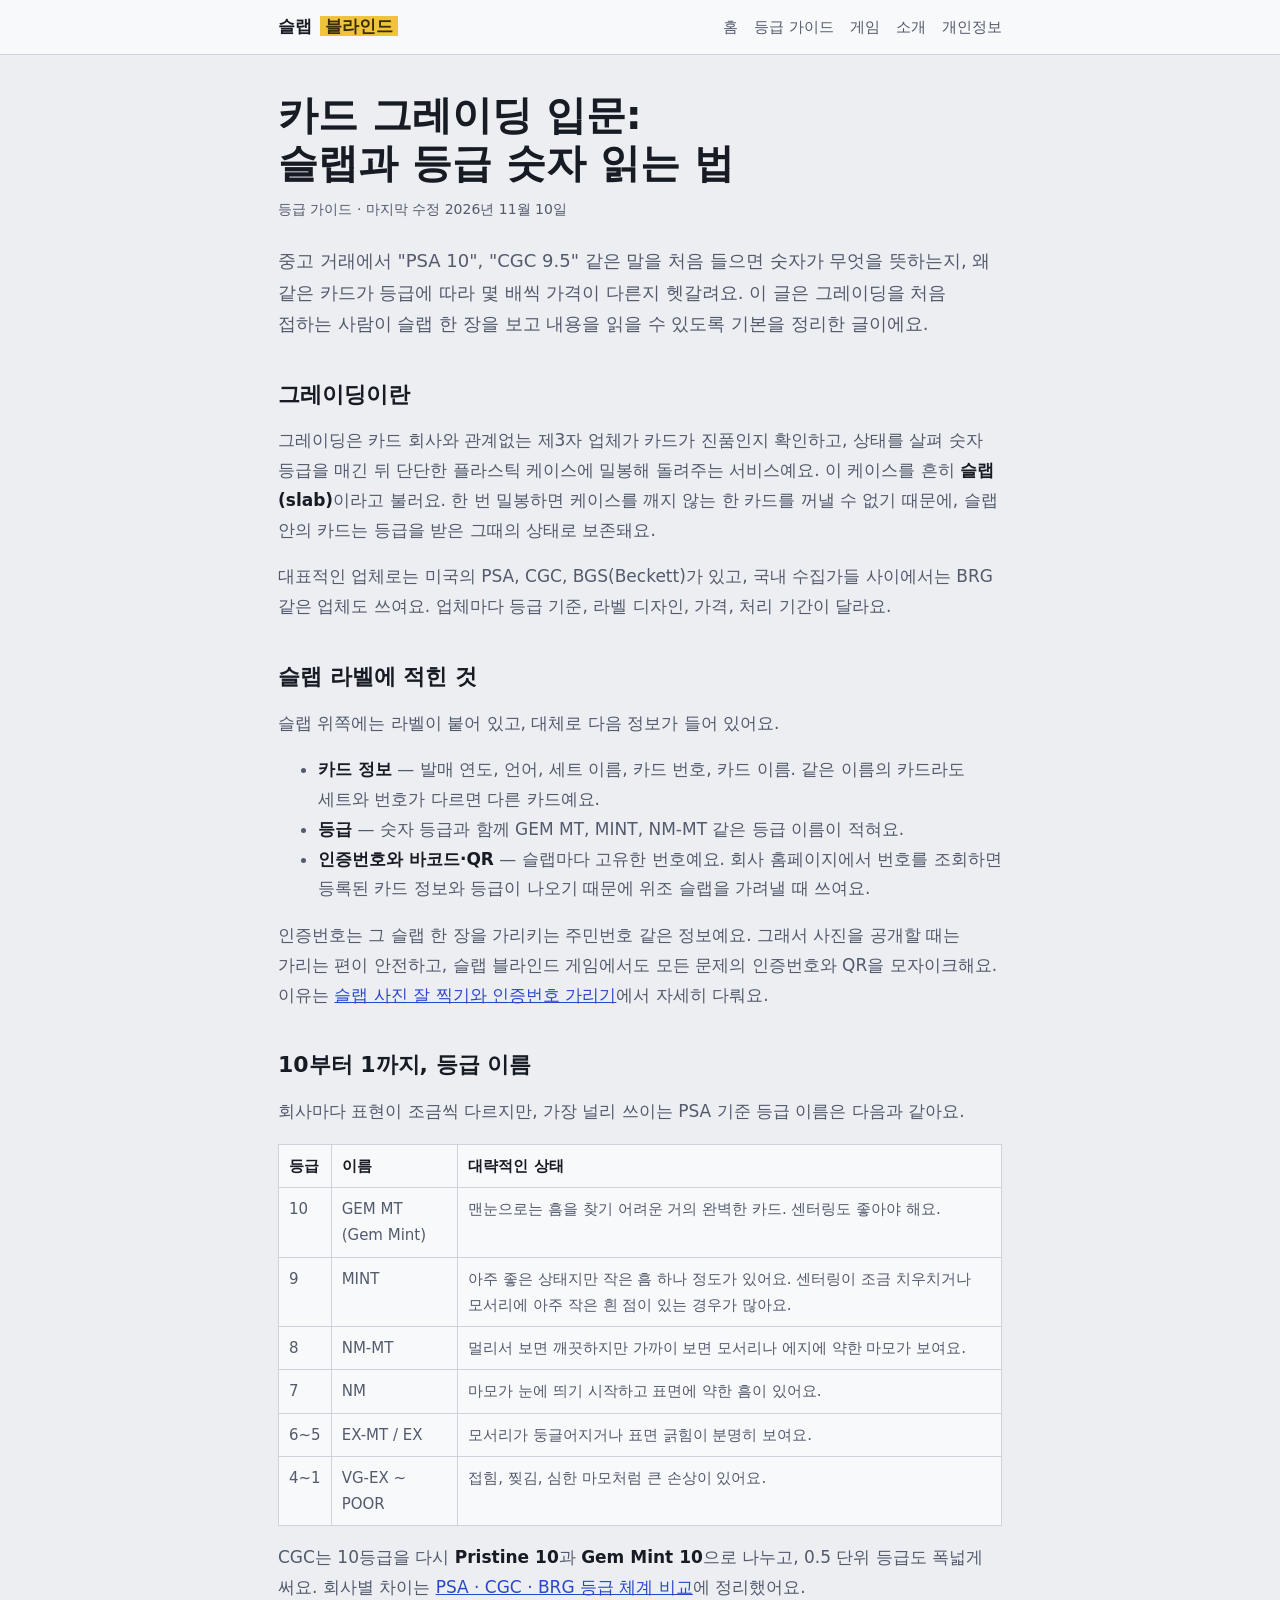
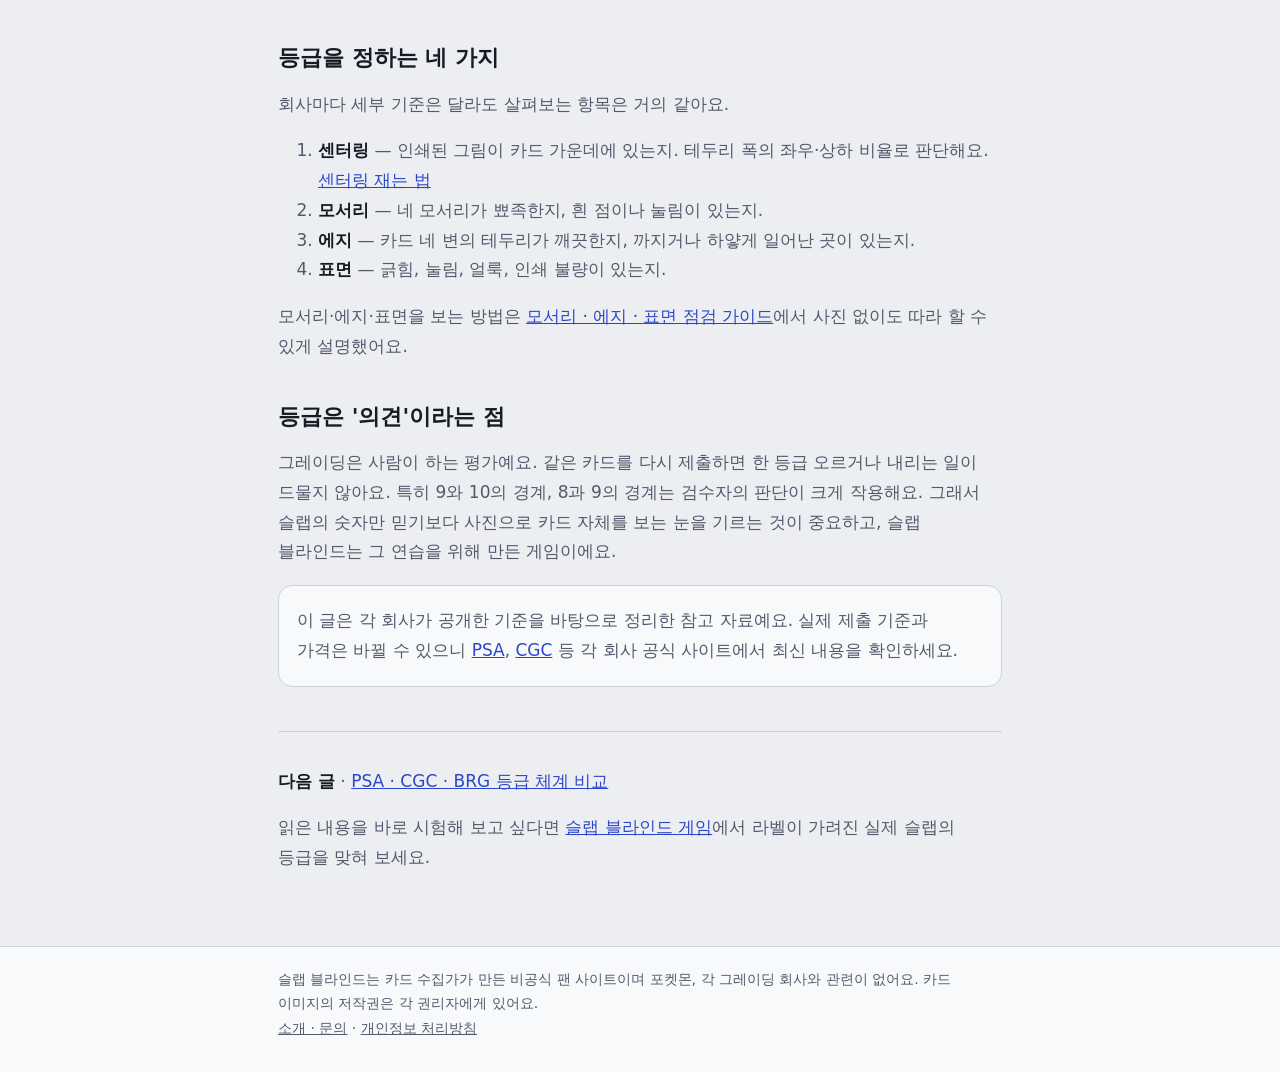
<file: guide/grading-basics.html>
<!doctype html>
<html lang="ko">
<head>
<meta charset="utf-8">
<meta name="viewport" content="width=device-width,initial-scale=1">
<script async src="https://pagead2.googlesyndication.com/pagead/js/adsbygoogle.js?client=ca-pub-1306271139892045"
     crossorigin="anonymous"></script>
<title>카드 그레이딩 입문: 슬랩과 등급 숫자 읽는 법 · 슬랩 블라인드</title>
<meta name="description" content="그레이딩이 무엇인지, 슬랩 라벨에 무엇이 적혀 있는지, 10부터 1까지 등급 이름이 뜻하는 것을 정리했어요.">
<link rel="canonical" href="https://challengeletgo.github.io/guide/grading-basics.html">
<meta property="og:title" content="카드 그레이딩 입문: 슬랩과 등급 숫자 읽는 법">
<meta property="og:description" content="그레이딩이 무엇인지, 슬랩 라벨에 무엇이 적혀 있는지, 10부터 1까지 등급 이름이 뜻하는 것을 정리했어요.">
<meta property="og:image" content="https://challengeletgo.github.io/slab-blind/slab-blind/og.jpg">
<link rel="stylesheet" href="/style.css">
</head>
<body>
<header class="top"><div class="in"><a class="logo" href="/">슬랩 <span>블라인드</span></a><nav><a href="/">홈</a><a href="/guide/">등급 가이드</a><a href="/slab-blind/">게임</a><a href="/about.html">소개</a><a href="/privacy.html">개인정보</a></nav></div></header>
<main>
<h1>카드 그레이딩 입문: 슬랩과 등급 숫자 읽는 법</h1>
<p class="meta">등급 가이드 · 마지막 수정 2026년 11월 10일</p>
<p class="lead">중고 거래에서 "PSA 10", "CGC 9.5" 같은 말을 처음 들으면 숫자가 무엇을 뜻하는지, 왜 같은 카드가 등급에 따라 몇 배씩 가격이 다른지 헷갈려요. 이 글은 그레이딩을 처음 접하는 사람이 슬랩 한 장을 보고 내용을 읽을 수 있도록 기본을 정리한 글이에요.</p>

<h2>그레이딩이란</h2>
<p>그레이딩은 카드 회사와 관계없는 제3자 업체가 카드가 진품인지 확인하고, 상태를 살펴 숫자 등급을 매긴 뒤 단단한 플라스틱 케이스에 밀봉해 돌려주는 서비스예요. 이 케이스를 흔히 <strong>슬랩(slab)</strong>이라고 불러요. 한 번 밀봉하면 케이스를 깨지 않는 한 카드를 꺼낼 수 없기 때문에, 슬랩 안의 카드는 등급을 받은 그때의 상태로 보존돼요.</p>
<p>대표적인 업체로는 미국의 PSA, CGC, BGS(Beckett)가 있고, 국내 수집가들 사이에서는 BRG 같은 업체도 쓰여요. 업체마다 등급 기준, 라벨 디자인, 가격, 처리 기간이 달라요.</p>

<h2>슬랩 라벨에 적힌 것</h2>
<p>슬랩 위쪽에는 라벨이 붙어 있고, 대체로 다음 정보가 들어 있어요.</p>
<ul>
<li><strong>카드 정보</strong> — 발매 연도, 언어, 세트 이름, 카드 번호, 카드 이름. 같은 이름의 카드라도 세트와 번호가 다르면 다른 카드예요.</li>
<li><strong>등급</strong> — 숫자 등급과 함께 GEM MT, MINT, NM-MT 같은 등급 이름이 적혀요.</li>
<li><strong>인증번호와 바코드·QR</strong> — 슬랩마다 고유한 번호예요. 회사 홈페이지에서 번호를 조회하면 등록된 카드 정보와 등급이 나오기 때문에 위조 슬랩을 가려낼 때 쓰여요.</li>
</ul>
<p>인증번호는 그 슬랩 한 장을 가리키는 주민번호 같은 정보예요. 그래서 사진을 공개할 때는 가리는 편이 안전하고, 슬랩 블라인드 게임에서도 모든 문제의 인증번호와 QR을 모자이크해요. 이유는 <a href="/guide/slab-photo.html">슬랩 사진 잘 찍기와 인증번호 가리기</a>에서 자세히 다뤄요.</p>

<h2>10부터 1까지, 등급 이름</h2>
<p>회사마다 표현이 조금씩 다르지만, 가장 널리 쓰이는 PSA 기준 등급 이름은 다음과 같아요.</p>
<div class="tbl"><table>
<tr><th>등급</th><th>이름</th><th>대략적인 상태</th></tr>
<tr><td>10</td><td>GEM MT (Gem Mint)</td><td>맨눈으로는 흠을 찾기 어려운 거의 완벽한 카드. 센터링도 좋아야 해요.</td></tr>
<tr><td>9</td><td>MINT</td><td>아주 좋은 상태지만 작은 흠 하나 정도가 있어요. 센터링이 조금 치우치거나 모서리에 아주 작은 흰 점이 있는 경우가 많아요.</td></tr>
<tr><td>8</td><td>NM-MT</td><td>멀리서 보면 깨끗하지만 가까이 보면 모서리나 에지에 약한 마모가 보여요.</td></tr>
<tr><td>7</td><td>NM</td><td>마모가 눈에 띄기 시작하고 표면에 약한 흠이 있어요.</td></tr>
<tr><td>6~5</td><td>EX-MT / EX</td><td>모서리가 둥글어지거나 표면 긁힘이 분명히 보여요.</td></tr>
<tr><td>4~1</td><td>VG-EX ~ POOR</td><td>접힘, 찢김, 심한 마모처럼 큰 손상이 있어요.</td></tr>
</table></div>
<p>CGC는 10등급을 다시 <strong>Pristine 10</strong>과 <strong>Gem Mint 10</strong>으로 나누고, 0.5 단위 등급도 폭넓게 써요. 회사별 차이는 <a href="/guide/psa-cgc-brg.html">PSA · CGC · BRG 등급 체계 비교</a>에 정리했어요.</p>

<h2>등급을 정하는 네 가지</h2>
<p>회사마다 세부 기준은 달라도 살펴보는 항목은 거의 같아요.</p>
<ol>
<li><strong>센터링</strong> — 인쇄된 그림이 카드 가운데에 있는지. 테두리 폭의 좌우·상하 비율로 판단해요. <a href="/guide/centering.html">센터링 재는 법</a></li>
<li><strong>모서리</strong> — 네 모서리가 뾰족한지, 흰 점이나 눌림이 있는지.</li>
<li><strong>에지</strong> — 카드 네 변의 테두리가 깨끗한지, 까지거나 하얗게 일어난 곳이 있는지.</li>
<li><strong>표면</strong> — 긁힘, 눌림, 얼룩, 인쇄 불량이 있는지.</li>
</ol>
<p>모서리·에지·표면을 보는 방법은 <a href="/guide/corners-edges-surface.html">모서리 · 에지 · 표면 점검 가이드</a>에서 사진 없이도 따라 할 수 있게 설명했어요.</p>

<h2>등급은 '의견'이라는 점</h2>
<p>그레이딩은 사람이 하는 평가예요. 같은 카드를 다시 제출하면 한 등급 오르거나 내리는 일이 드물지 않아요. 특히 9와 10의 경계, 8과 9의 경계는 검수자의 판단이 크게 작용해요. 그래서 슬랩의 숫자만 믿기보다 사진으로 카드 자체를 보는 눈을 기르는 것이 중요하고, 슬랩 블라인드는 그 연습을 위해 만든 게임이에요.</p>

<div class="box"><p>이 글은 각 회사가 공개한 기준을 바탕으로 정리한 참고 자료예요. 실제 제출 기준과 가격은 바뀔 수 있으니 <a href="https://www.psacard.com" rel="noopener">PSA</a>, <a href="https://www.cgccards.com" rel="noopener">CGC</a> 등 각 회사 공식 사이트에서 최신 내용을 확인하세요.</p></div>
<div class="next">
<p><strong>다음 글</strong> · <a href="/guide/psa-cgc-brg.html">PSA · CGC · BRG 등급 체계 비교</a></p>
<p>읽은 내용을 바로 시험해 보고 싶다면 <a href="/slab-blind/">슬랩 블라인드 게임</a>에서 라벨이 가려진 실제 슬랩의 등급을 맞혀 보세요.</p>
</div>
</main>
<footer><div class="in">
슬랩 블라인드는 카드 수집가가 만든 비공식 팬 사이트이며 포켓몬, 각 그레이딩 회사와 관련이 없어요. 카드 이미지의 저작권은 각 권리자에게 있어요.<br>
<a href="/about.html">소개 · 문의</a> · <a href="/privacy.html">개인정보 처리방침</a>
</div></footer>
</body>
</html>
</file>
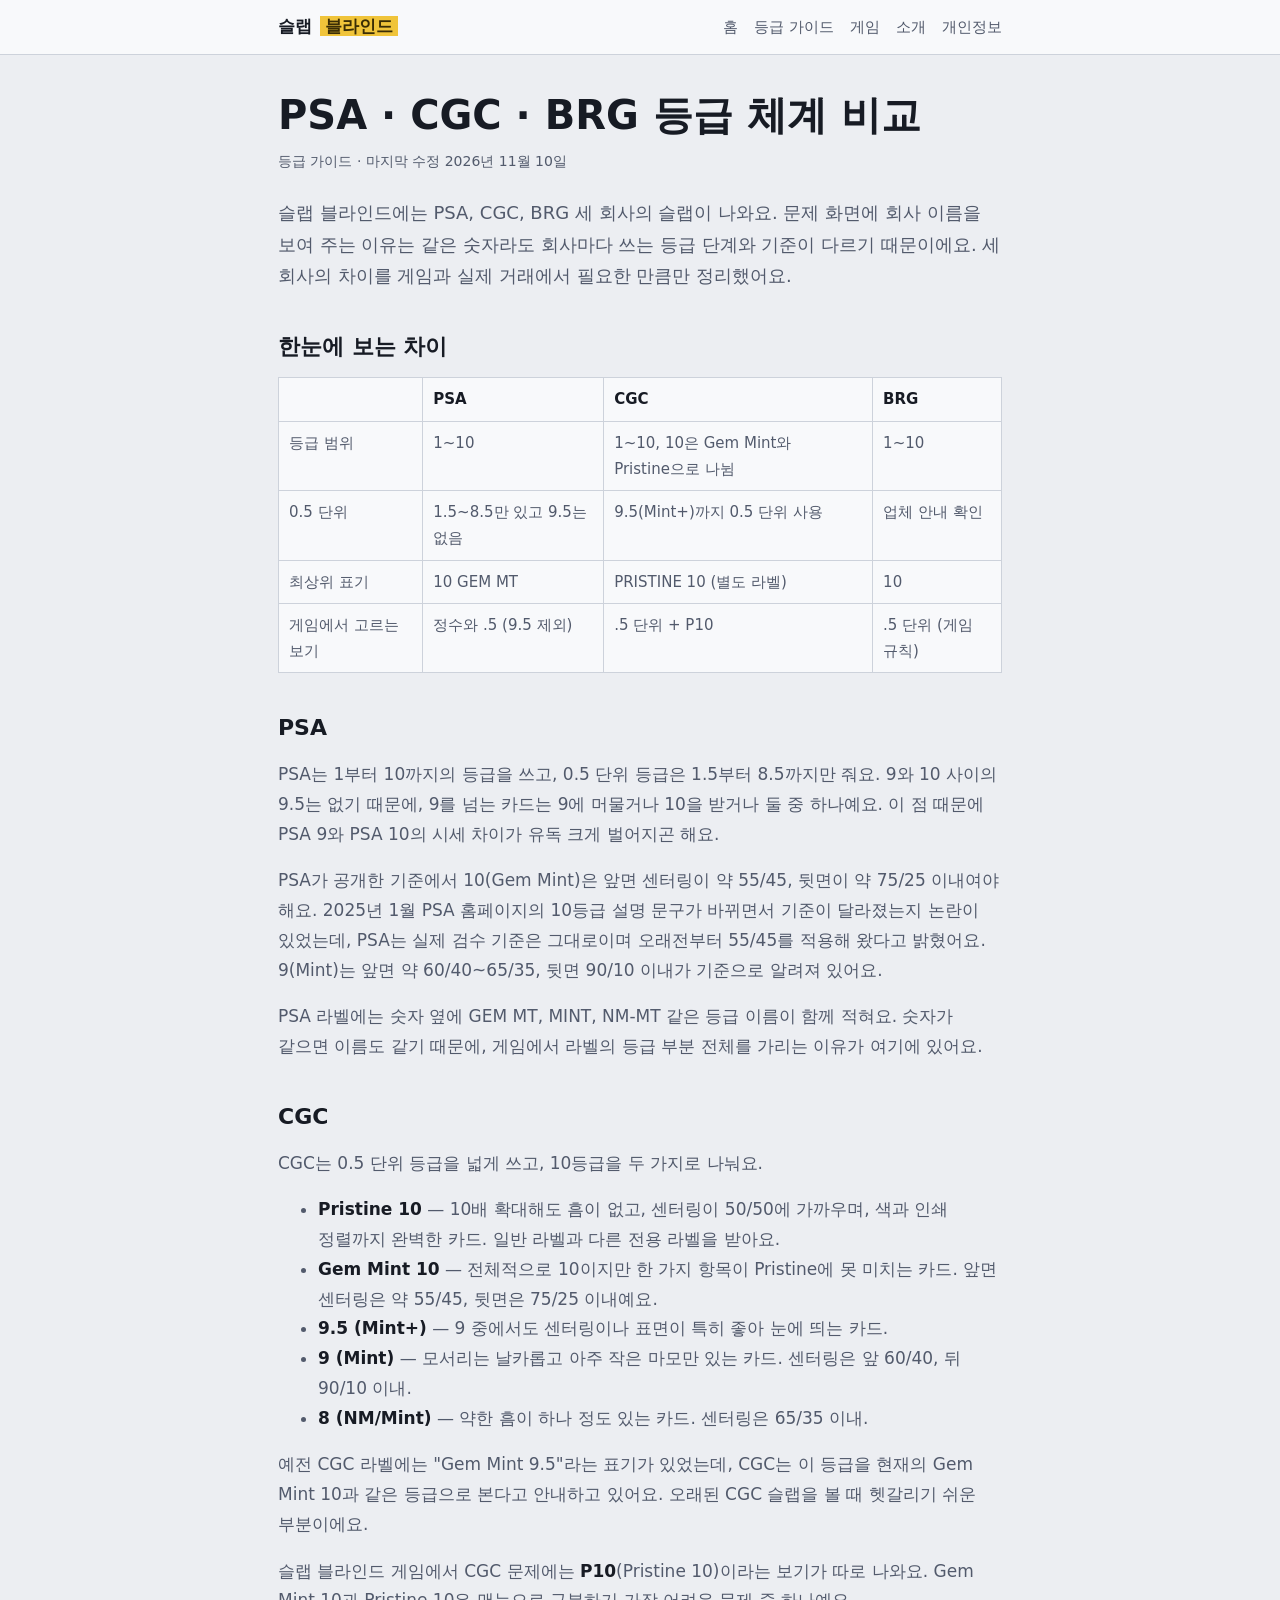
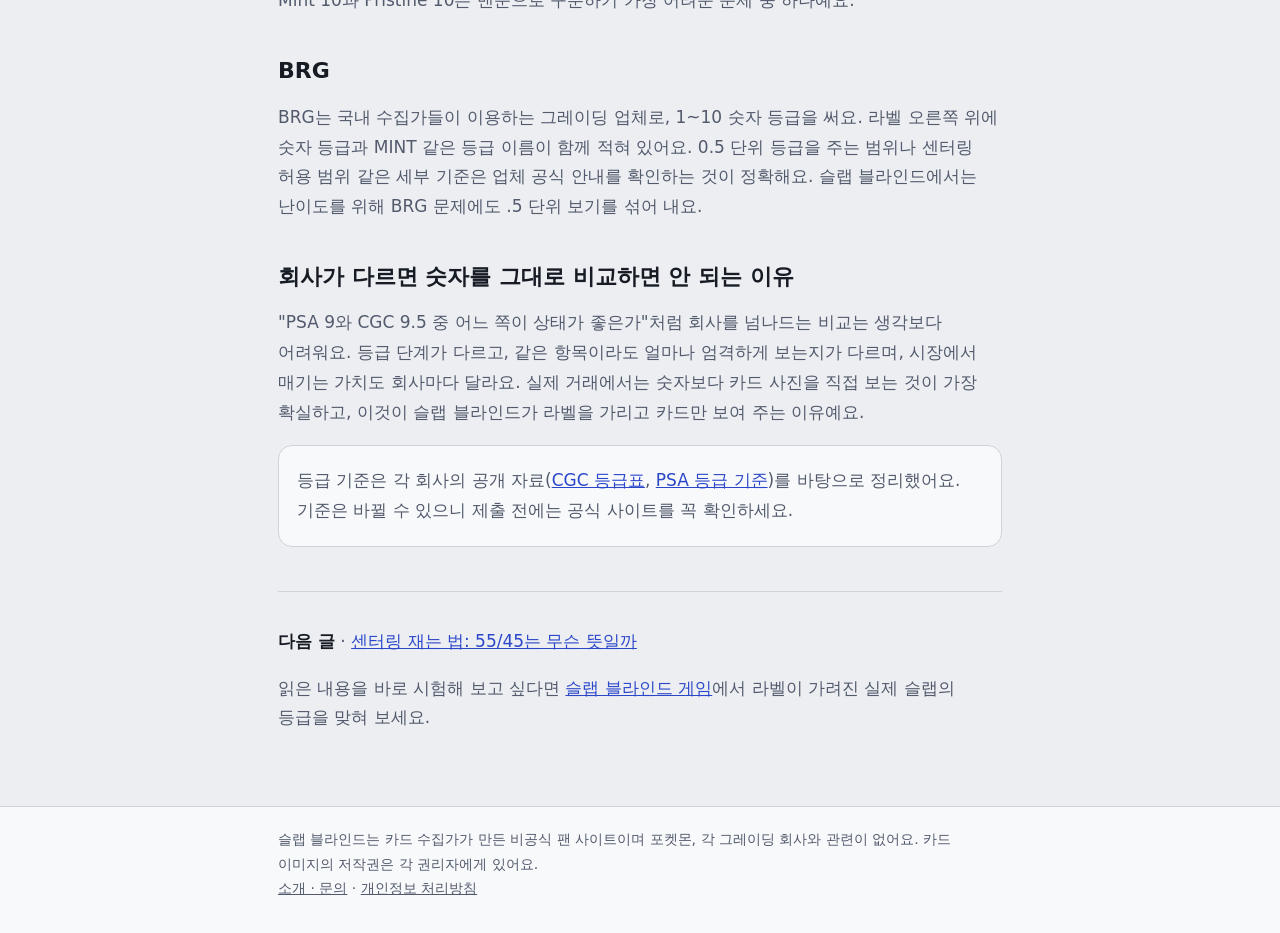
<file: guide/psa-cgc-brg.html>
<!doctype html>
<html lang="ko">
<head>
<meta charset="utf-8">
<meta name="viewport" content="width=device-width,initial-scale=1">
<script async src="https://pagead2.googlesyndication.com/pagead/js/adsbygoogle.js?client=ca-pub-1306271139892045"
     crossorigin="anonymous"></script>
<title>PSA · CGC · BRG 등급 체계 비교 · 슬랩 블라인드</title>
<meta name="description" content="같은 10등급이라도 회사마다 기준과 표기가 달라요. 하프 등급, CGC 프리스틴 10, 라벨 읽는 법을 비교해요.">
<link rel="canonical" href="https://challengeletgo.github.io/guide/psa-cgc-brg.html">
<meta property="og:title" content="PSA · CGC · BRG 등급 체계 비교">
<meta property="og:description" content="같은 10등급이라도 회사마다 기준과 표기가 달라요. 하프 등급, CGC 프리스틴 10, 라벨 읽는 법을 비교해요.">
<meta property="og:image" content="https://challengeletgo.github.io/slab-blind/slab-blind/og.jpg">
<link rel="stylesheet" href="/style.css">
</head>
<body>
<header class="top"><div class="in"><a class="logo" href="/">슬랩 <span>블라인드</span></a><nav><a href="/">홈</a><a href="/guide/">등급 가이드</a><a href="/slab-blind/">게임</a><a href="/about.html">소개</a><a href="/privacy.html">개인정보</a></nav></div></header>
<main>
<h1>PSA · CGC · BRG 등급 체계 비교</h1>
<p class="meta">등급 가이드 · 마지막 수정 2026년 11월 10일</p>
<p class="lead">슬랩 블라인드에는 PSA, CGC, BRG 세 회사의 슬랩이 나와요. 문제 화면에 회사 이름을 보여 주는 이유는 같은 숫자라도 회사마다 쓰는 등급 단계와 기준이 다르기 때문이에요. 세 회사의 차이를 게임과 실제 거래에서 필요한 만큼만 정리했어요.</p>

<h2>한눈에 보는 차이</h2>
<div class="tbl"><table>
<tr><th></th><th>PSA</th><th>CGC</th><th>BRG</th></tr>
<tr><td>등급 범위</td><td>1~10</td><td>1~10, 10은 Gem Mint와 Pristine으로 나뉨</td><td>1~10</td></tr>
<tr><td>0.5 단위</td><td>1.5~8.5만 있고 9.5는 없음</td><td>9.5(Mint+)까지 0.5 단위 사용</td><td>업체 안내 확인</td></tr>
<tr><td>최상위 표기</td><td>10 GEM MT</td><td>PRISTINE 10 (별도 라벨)</td><td>10</td></tr>
<tr><td>게임에서 고르는 보기</td><td>정수와 .5 (9.5 제외)</td><td>.5 단위 + P10</td><td>.5 단위 (게임 규칙)</td></tr>
</table></div>

<h2>PSA</h2>
<p>PSA는 1부터 10까지의 등급을 쓰고, 0.5 단위 등급은 1.5부터 8.5까지만 줘요. 9와 10 사이의 9.5는 없기 때문에, 9를 넘는 카드는 9에 머물거나 10을 받거나 둘 중 하나예요. 이 점 때문에 PSA 9와 PSA 10의 시세 차이가 유독 크게 벌어지곤 해요.</p>
<p>PSA가 공개한 기준에서 10(Gem Mint)은 앞면 센터링이 약 55/45, 뒷면이 약 75/25 이내여야 해요. 2025년 1월 PSA 홈페이지의 10등급 설명 문구가 바뀌면서 기준이 달라졌는지 논란이 있었는데, PSA는 실제 검수 기준은 그대로이며 오래전부터 55/45를 적용해 왔다고 밝혔어요. 9(Mint)는 앞면 약 60/40~65/35, 뒷면 90/10 이내가 기준으로 알려져 있어요.</p>
<p>PSA 라벨에는 숫자 옆에 GEM MT, MINT, NM-MT 같은 등급 이름이 함께 적혀요. 숫자가 같으면 이름도 같기 때문에, 게임에서 라벨의 등급 부분 전체를 가리는 이유가 여기에 있어요.</p>

<h2>CGC</h2>
<p>CGC는 0.5 단위 등급을 넓게 쓰고, 10등급을 두 가지로 나눠요.</p>
<ul>
<li><strong>Pristine 10</strong> — 10배 확대해도 흠이 없고, 센터링이 50/50에 가까우며, 색과 인쇄 정렬까지 완벽한 카드. 일반 라벨과 다른 전용 라벨을 받아요.</li>
<li><strong>Gem Mint 10</strong> — 전체적으로 10이지만 한 가지 항목이 Pristine에 못 미치는 카드. 앞면 센터링은 약 55/45, 뒷면은 75/25 이내예요.</li>
<li><strong>9.5 (Mint+)</strong> — 9 중에서도 센터링이나 표면이 특히 좋아 눈에 띄는 카드.</li>
<li><strong>9 (Mint)</strong> — 모서리는 날카롭고 아주 작은 마모만 있는 카드. 센터링은 앞 60/40, 뒤 90/10 이내.</li>
<li><strong>8 (NM/Mint)</strong> — 약한 흠이 하나 정도 있는 카드. 센터링은 65/35 이내.</li>
</ul>
<p>예전 CGC 라벨에는 "Gem Mint 9.5"라는 표기가 있었는데, CGC는 이 등급을 현재의 Gem Mint 10과 같은 등급으로 본다고 안내하고 있어요. 오래된 CGC 슬랩을 볼 때 헷갈리기 쉬운 부분이에요.</p>
<p>슬랩 블라인드 게임에서 CGC 문제에는 <strong>P10</strong>(Pristine 10)이라는 보기가 따로 나와요. Gem Mint 10과 Pristine 10은 맨눈으로 구분하기 가장 어려운 문제 중 하나예요.</p>

<h2>BRG</h2>
<p>BRG는 국내 수집가들이 이용하는 그레이딩 업체로, 1~10 숫자 등급을 써요. 라벨 오른쪽 위에 숫자 등급과 MINT 같은 등급 이름이 함께 적혀 있어요. 0.5 단위 등급을 주는 범위나 센터링 허용 범위 같은 세부 기준은 업체 공식 안내를 확인하는 것이 정확해요. 슬랩 블라인드에서는 난이도를 위해 BRG 문제에도 .5 단위 보기를 섞어 내요.</p>

<h2>회사가 다르면 숫자를 그대로 비교하면 안 되는 이유</h2>
<p>"PSA 9와 CGC 9.5 중 어느 쪽이 상태가 좋은가"처럼 회사를 넘나드는 비교는 생각보다 어려워요. 등급 단계가 다르고, 같은 항목이라도 얼마나 엄격하게 보는지가 다르며, 시장에서 매기는 가치도 회사마다 달라요. 실제 거래에서는 숫자보다 카드 사진을 직접 보는 것이 가장 확실하고, 이것이 슬랩 블라인드가 라벨을 가리고 카드만 보여 주는 이유예요.</p>

<div class="box"><p>등급 기준은 각 회사의 공개 자료(<a href="https://www.cgccards.com/card-grading/grading-scale/" rel="noopener">CGC 등급표</a>, <a href="https://www.psacard.com/resources/cardgradingstandards" rel="noopener">PSA 등급 기준</a>)를 바탕으로 정리했어요. 기준은 바뀔 수 있으니 제출 전에는 공식 사이트를 꼭 확인하세요.</p></div>
<div class="next">
<p><strong>다음 글</strong> · <a href="/guide/centering.html">센터링 재는 법: 55/45는 무슨 뜻일까</a></p>
<p>읽은 내용을 바로 시험해 보고 싶다면 <a href="/slab-blind/">슬랩 블라인드 게임</a>에서 라벨이 가려진 실제 슬랩의 등급을 맞혀 보세요.</p>
</div>
</main>
<footer><div class="in">
슬랩 블라인드는 카드 수집가가 만든 비공식 팬 사이트이며 포켓몬, 각 그레이딩 회사와 관련이 없어요. 카드 이미지의 저작권은 각 권리자에게 있어요.<br>
<a href="/about.html">소개 · 문의</a> · <a href="/privacy.html">개인정보 처리방침</a>
</div></footer>
</body>
</html>
</file>
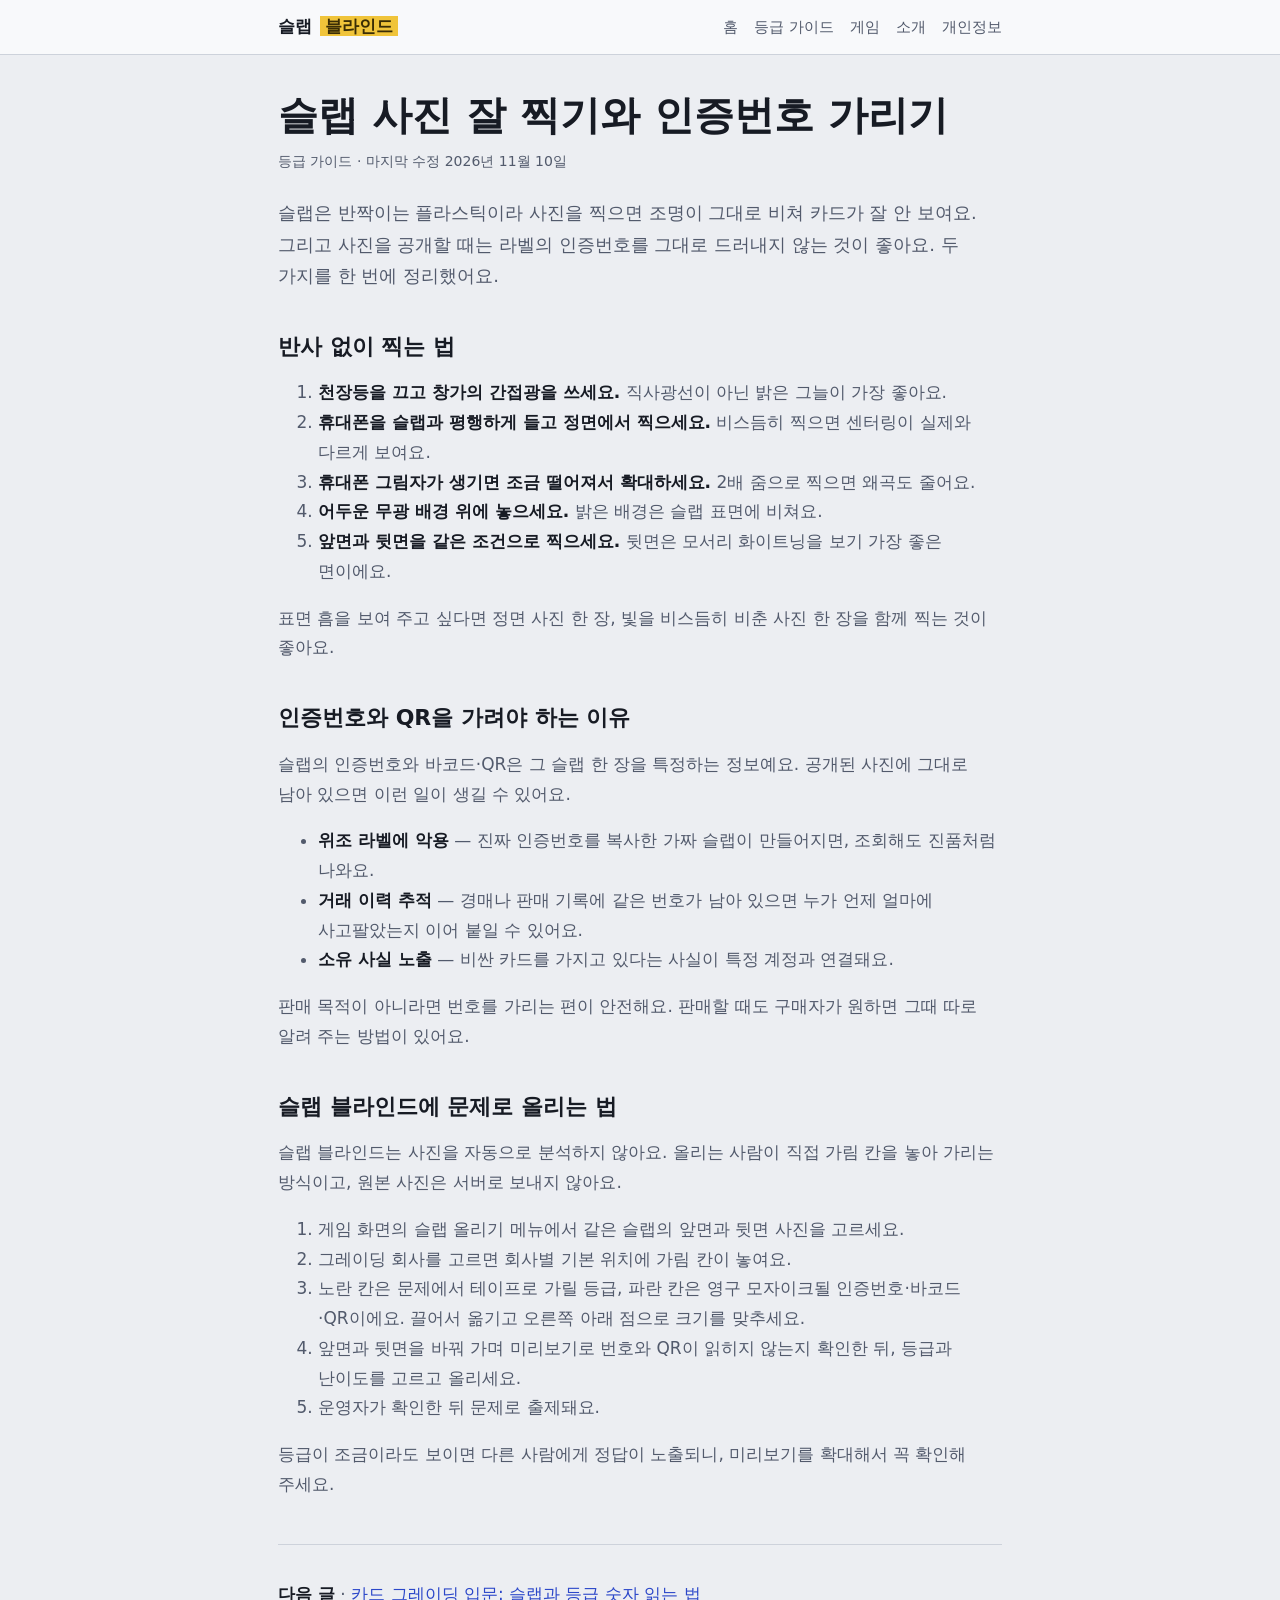
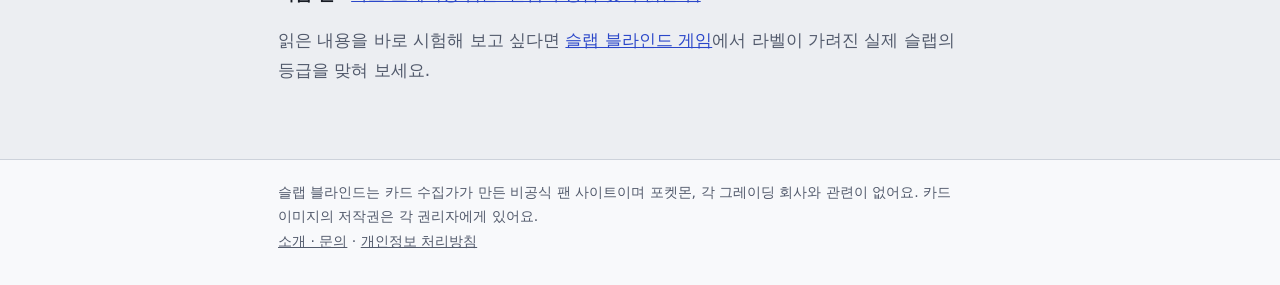
<file: guide/slab-photo.html>
<!doctype html>
<html lang="ko">
<head>
<meta charset="utf-8">
<meta name="viewport" content="width=device-width,initial-scale=1">
<script async src="https://pagead2.googlesyndication.com/pagead/js/adsbygoogle.js?client=ca-pub-1306271139892045"
     crossorigin="anonymous"></script>
<title>슬랩 사진 잘 찍기와 인증번호 가리기 · 슬랩 블라인드</title>
<meta name="description" content="반사 없이 슬랩을 찍는 방법과, 사진을 공개할 때 인증번호와 QR을 가려야 하는 이유를 설명해요.">
<link rel="canonical" href="https://challengeletgo.github.io/guide/slab-photo.html">
<meta property="og:title" content="슬랩 사진 잘 찍기와 인증번호 가리기">
<meta property="og:description" content="반사 없이 슬랩을 찍는 방법과, 사진을 공개할 때 인증번호와 QR을 가려야 하는 이유를 설명해요.">
<meta property="og:image" content="https://challengeletgo.github.io/slab-blind/slab-blind/og.jpg">
<link rel="stylesheet" href="/style.css">
</head>
<body>
<header class="top"><div class="in"><a class="logo" href="/">슬랩 <span>블라인드</span></a><nav><a href="/">홈</a><a href="/guide/">등급 가이드</a><a href="/slab-blind/">게임</a><a href="/about.html">소개</a><a href="/privacy.html">개인정보</a></nav></div></header>
<main>
<h1>슬랩 사진 잘 찍기와 인증번호 가리기</h1>
<p class="meta">등급 가이드 · 마지막 수정 2026년 11월 10일</p>
<p class="lead">슬랩은 반짝이는 플라스틱이라 사진을 찍으면 조명이 그대로 비쳐 카드가 잘 안 보여요. 그리고 사진을 공개할 때는 라벨의 인증번호를 그대로 드러내지 않는 것이 좋아요. 두 가지를 한 번에 정리했어요.</p>

<h2>반사 없이 찍는 법</h2>
<ol>
<li><strong>천장등을 끄고 창가의 간접광을 쓰세요.</strong> 직사광선이 아닌 밝은 그늘이 가장 좋아요.</li>
<li><strong>휴대폰을 슬랩과 평행하게 들고 정면에서 찍으세요.</strong> 비스듬히 찍으면 센터링이 실제와 다르게 보여요.</li>
<li><strong>휴대폰 그림자가 생기면 조금 떨어져서 확대하세요.</strong> 2배 줌으로 찍으면 왜곡도 줄어요.</li>
<li><strong>어두운 무광 배경 위에 놓으세요.</strong> 밝은 배경은 슬랩 표면에 비쳐요.</li>
<li><strong>앞면과 뒷면을 같은 조건으로 찍으세요.</strong> 뒷면은 모서리 화이트닝을 보기 가장 좋은 면이에요.</li>
</ol>
<p>표면 흠을 보여 주고 싶다면 정면 사진 한 장, 빛을 비스듬히 비춘 사진 한 장을 함께 찍는 것이 좋아요.</p>

<h2>인증번호와 QR을 가려야 하는 이유</h2>
<p>슬랩의 인증번호와 바코드·QR은 그 슬랩 한 장을 특정하는 정보예요. 공개된 사진에 그대로 남아 있으면 이런 일이 생길 수 있어요.</p>
<ul>
<li><strong>위조 라벨에 악용</strong> — 진짜 인증번호를 복사한 가짜 슬랩이 만들어지면, 조회해도 진품처럼 나와요.</li>
<li><strong>거래 이력 추적</strong> — 경매나 판매 기록에 같은 번호가 남아 있으면 누가 언제 얼마에 사고팔았는지 이어 붙일 수 있어요.</li>
<li><strong>소유 사실 노출</strong> — 비싼 카드를 가지고 있다는 사실이 특정 계정과 연결돼요.</li>
</ul>
<p>판매 목적이 아니라면 번호를 가리는 편이 안전해요. 판매할 때도 구매자가 원하면 그때 따로 알려 주는 방법이 있어요.</p>

<h2>슬랩 블라인드에 문제로 올리는 법</h2>
<p>슬랩 블라인드는 사진을 자동으로 분석하지 않아요. 올리는 사람이 직접 가림 칸을 놓아 가리는 방식이고, 원본 사진은 서버로 보내지 않아요.</p>
<ol>
<li>게임 화면의 슬랩 올리기 메뉴에서 같은 슬랩의 앞면과 뒷면 사진을 고르세요.</li>
<li>그레이딩 회사를 고르면 회사별 기본 위치에 가림 칸이 놓여요.</li>
<li>노란 칸은 문제에서 테이프로 가릴 등급, 파란 칸은 영구 모자이크될 인증번호·바코드·QR이에요. 끌어서 옮기고 오른쪽 아래 점으로 크기를 맞추세요.</li>
<li>앞면과 뒷면을 바꿔 가며 미리보기로 번호와 QR이 읽히지 않는지 확인한 뒤, 등급과 난이도를 고르고 올리세요.</li>
<li>운영자가 확인한 뒤 문제로 출제돼요.</li>
</ol>
<p>등급이 조금이라도 보이면 다른 사람에게 정답이 노출되니, 미리보기를 확대해서 꼭 확인해 주세요.</p>
<div class="next">
<p><strong>다음 글</strong> · <a href="/guide/grading-basics.html">카드 그레이딩 입문: 슬랩과 등급 숫자 읽는 법</a></p>
<p>읽은 내용을 바로 시험해 보고 싶다면 <a href="/slab-blind/">슬랩 블라인드 게임</a>에서 라벨이 가려진 실제 슬랩의 등급을 맞혀 보세요.</p>
</div>
</main>
<footer><div class="in">
슬랩 블라인드는 카드 수집가가 만든 비공식 팬 사이트이며 포켓몬, 각 그레이딩 회사와 관련이 없어요. 카드 이미지의 저작권은 각 권리자에게 있어요.<br>
<a href="/about.html">소개 · 문의</a> · <a href="/privacy.html">개인정보 처리방침</a>
</div></footer>
</body>
</html>
</file>
<file: style.css>
:root{--bg:#eceef2;--surface:#f8f9fb;--ink:#171b24;--muted:#525a6c;--line:#cdd2db;--accent:#2b47c9;--tape:#f0c43a;--tape-ink:#3a2d05}
@media (prefers-color-scheme:dark){:root{--bg:#12151c;--surface:#1b1f29;--ink:#e8eaf0;--muted:#a3abbc;--line:#2e3442;--accent:#8a9fff;--tape:#e8bd34;color-scheme:dark}}
*{box-sizing:border-box}
html{-webkit-text-size-adjust:100%}
body{margin:0;background:var(--bg);color:var(--ink);font:17px/1.75 "Noto Sans KR",system-ui,-apple-system,"Apple SD Gothic Neo","Malgun Gothic",sans-serif;word-break:keep-all;overflow-wrap:break-word}
a{color:var(--accent)}
.top{border-bottom:1px solid var(--line);background:var(--surface)}
.top .in{max-width:760px;margin:0 auto;padding:12px max(18px,env(safe-area-inset-left,0px)) 12px max(18px,env(safe-area-inset-right,0px));display:flex;flex-wrap:wrap;gap:6px 18px;align-items:center}
.logo{font-weight:800;text-decoration:none;color:var(--ink);margin-right:auto}
.logo span{background:var(--tape);color:var(--tape-ink);padding:0 5px;margin-left:2px}
.top nav{display:flex;flex-wrap:wrap;gap:4px 16px;font-size:15px}
.top nav a{color:var(--muted);text-decoration:none}
.top nav a:hover{color:var(--accent)}
main{max-width:760px;margin:0 auto;padding:36px max(18px,env(safe-area-inset-left,0px)) 56px max(18px,env(safe-area-inset-right,0px))}
h1{font-size:clamp(28px,6.5vw,40px);line-height:1.2;margin:0 0 10px;text-wrap:balance}
h1 mark{background:var(--tape);color:var(--tape-ink);padding:0 8px}
h2{font-size:22px;line-height:1.35;margin:40px 0 8px;text-wrap:balance}
h3{font-size:18px;margin:26px 0 4px}
p,li{color:var(--muted)}
strong{color:var(--ink)}
.meta{font-size:14px;color:var(--muted);margin:0 0 24px}
.lead{font-size:18px}
.cta{display:inline-block;margin:14px 0 4px;background:var(--accent);color:#fff;text-decoration:none;font-weight:700;padding:13px 22px;border-radius:12px}
.box{background:var(--surface);border:1px solid var(--line);border-radius:14px;padding:14px 18px;margin:18px 0}
.box p{margin:6px 0}
.tbl{overflow-x:auto;margin:16px 0}
table{border-collapse:collapse;width:100%;min-width:460px;font-size:15px;background:var(--surface)}
th,td{border:1px solid var(--line);padding:8px 10px;text-align:left;vertical-align:top}
th{color:var(--ink)}
td{color:var(--muted)}
img{max-width:100%;height:auto;border-radius:12px;display:block;margin:20px 0}
.cards{list-style:none;padding:0;display:grid;gap:12px;margin:16px 0}
.cards a{display:block;background:var(--surface);border:1px solid var(--line);border-radius:14px;padding:14px 18px;text-decoration:none}
.cards b{display:block;color:var(--ink);font-size:18px}
.cards span{color:var(--muted);font-size:15px}
.next{margin-top:44px;padding-top:18px;border-top:1px solid var(--line)}
footer{border-top:1px solid var(--line);background:var(--surface)}
footer .in{max-width:760px;margin:0 auto;padding:20px max(18px,env(safe-area-inset-left,0px)) 32px max(18px,env(safe-area-inset-right,0px));font-size:14px;color:var(--muted)}
footer a{color:var(--muted)}
</file>
